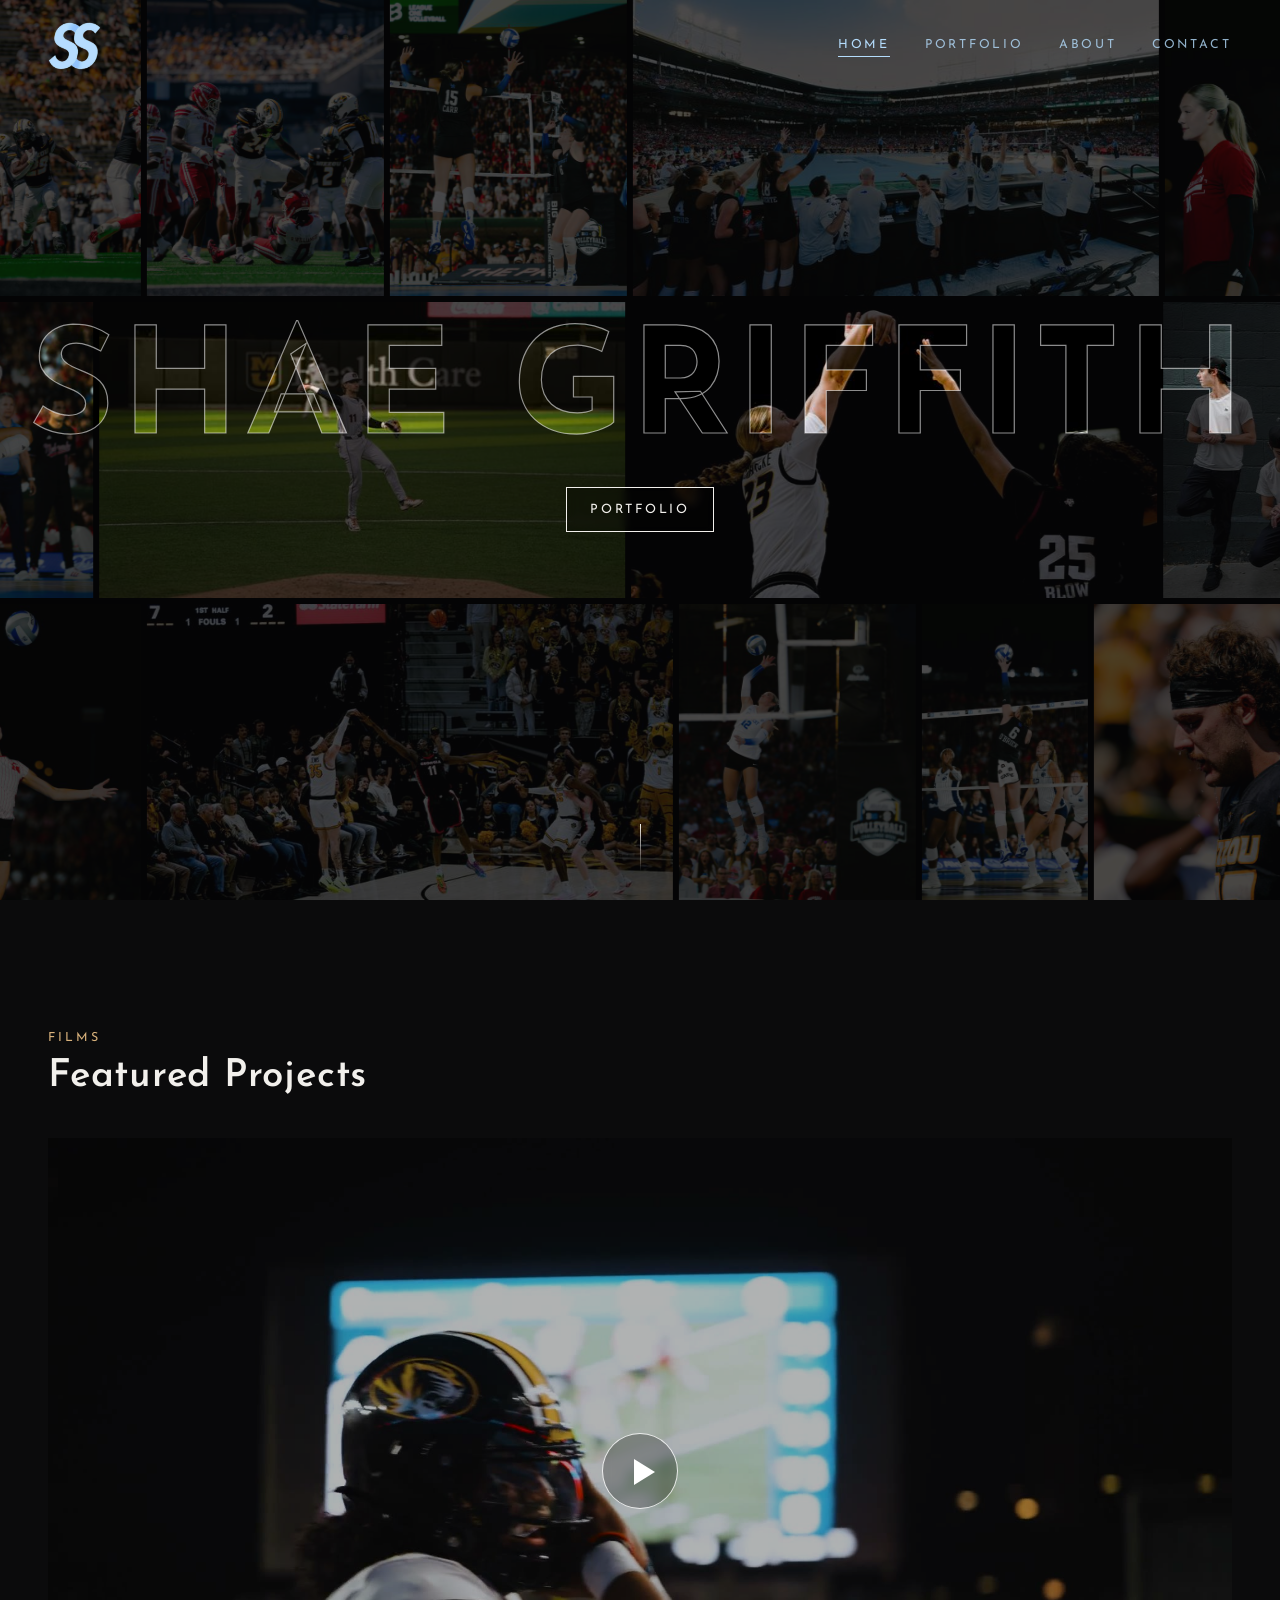
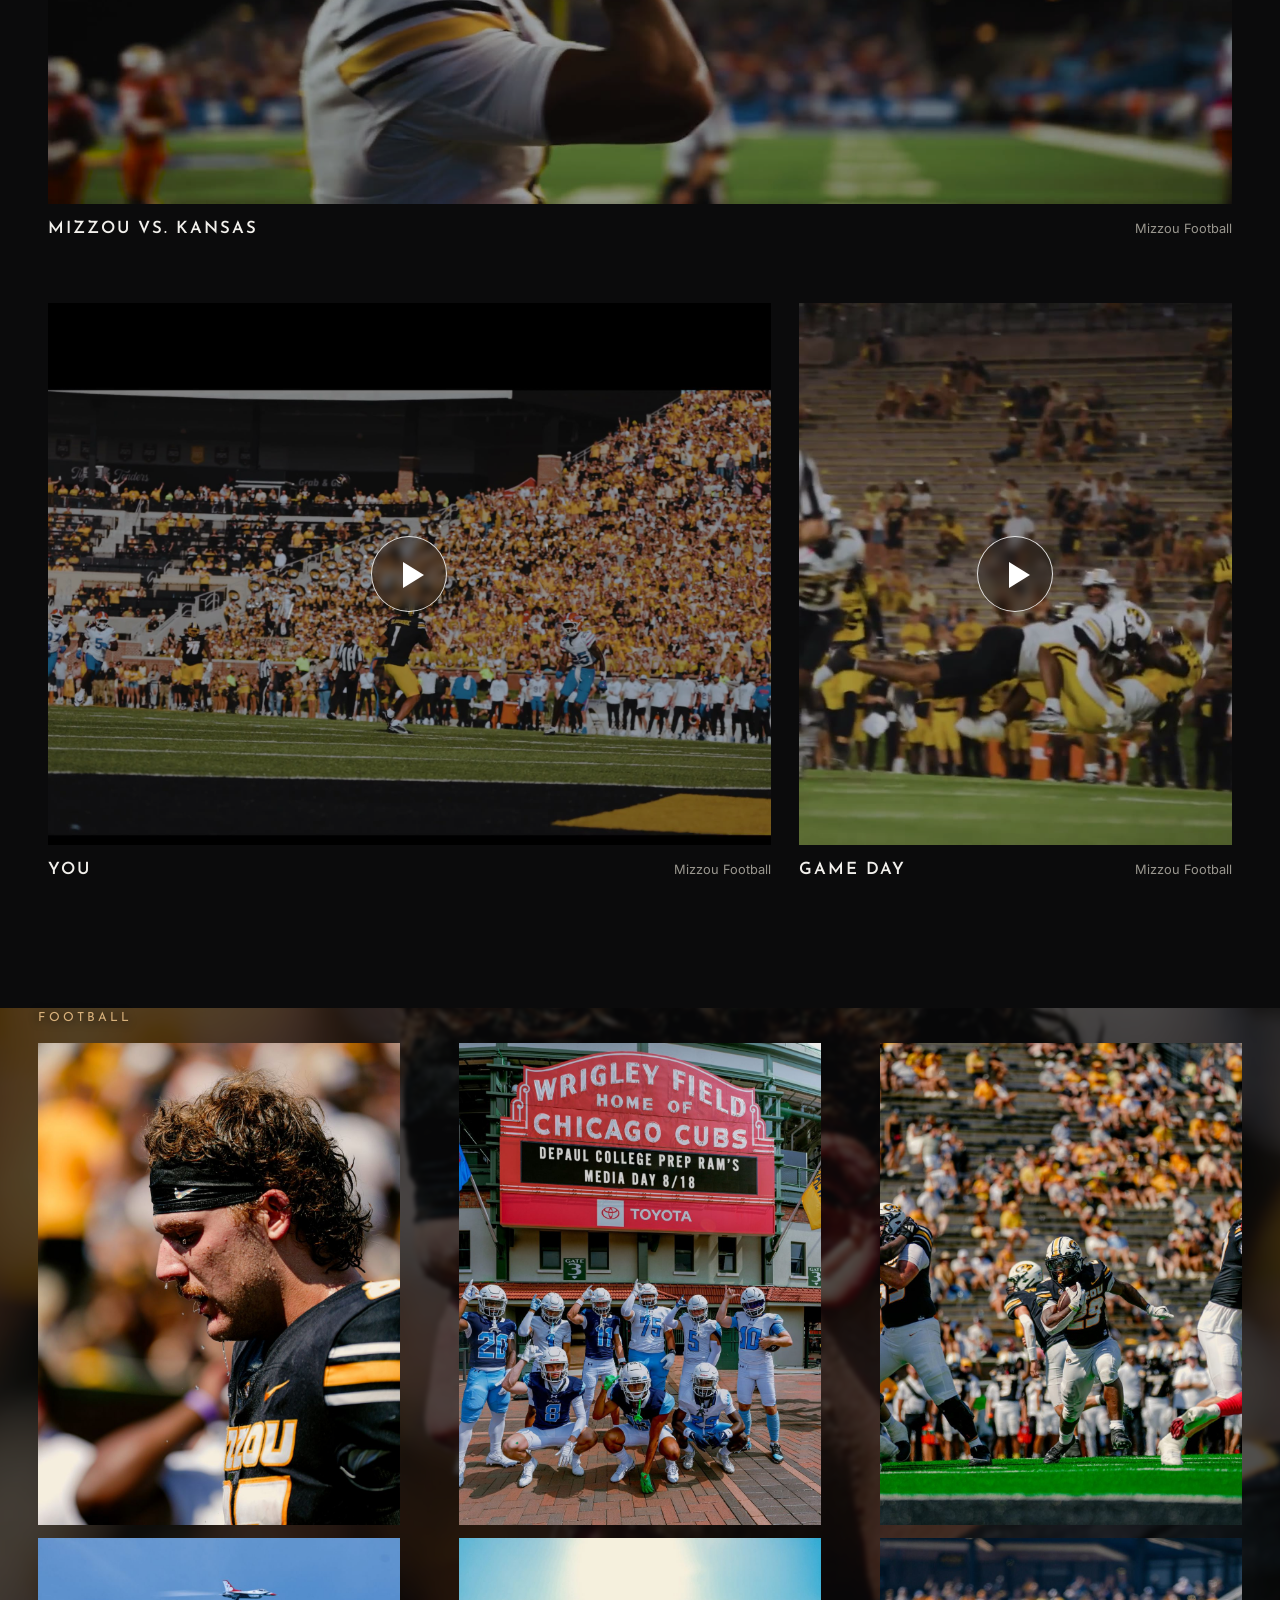
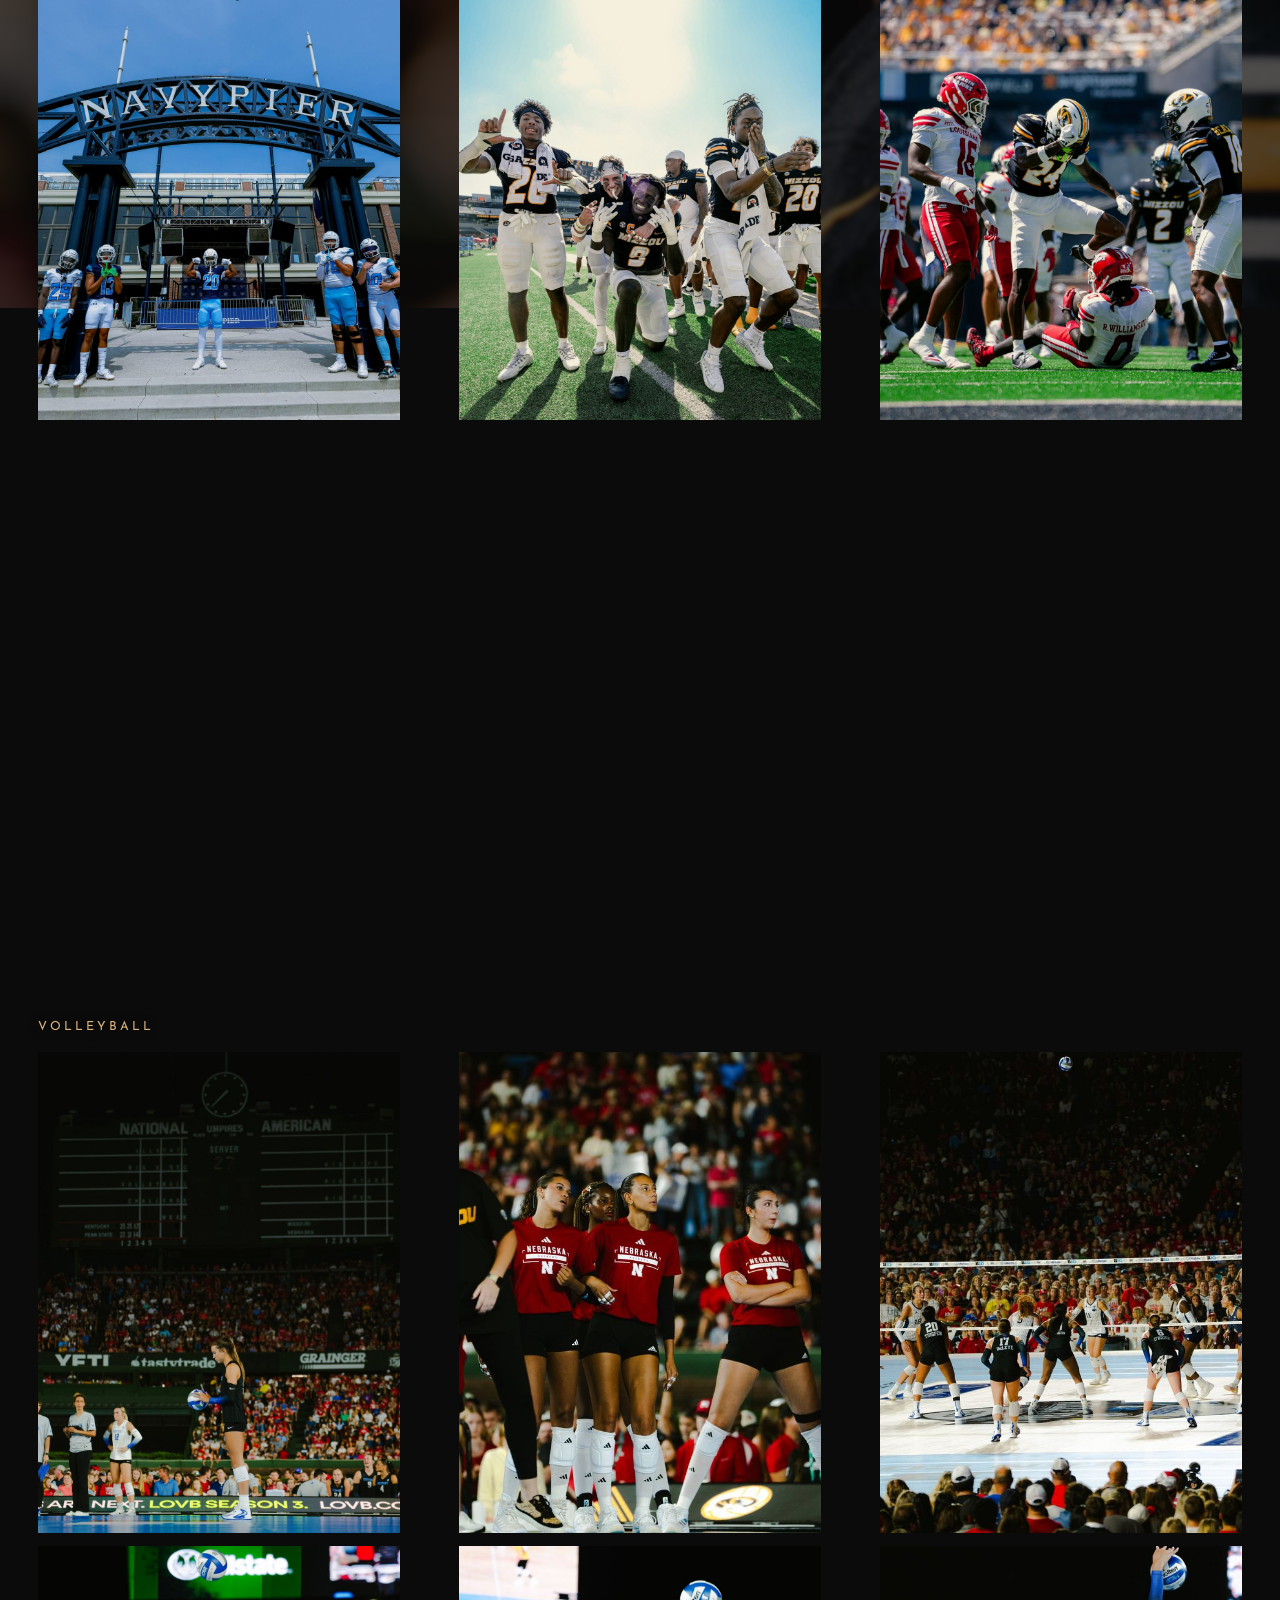
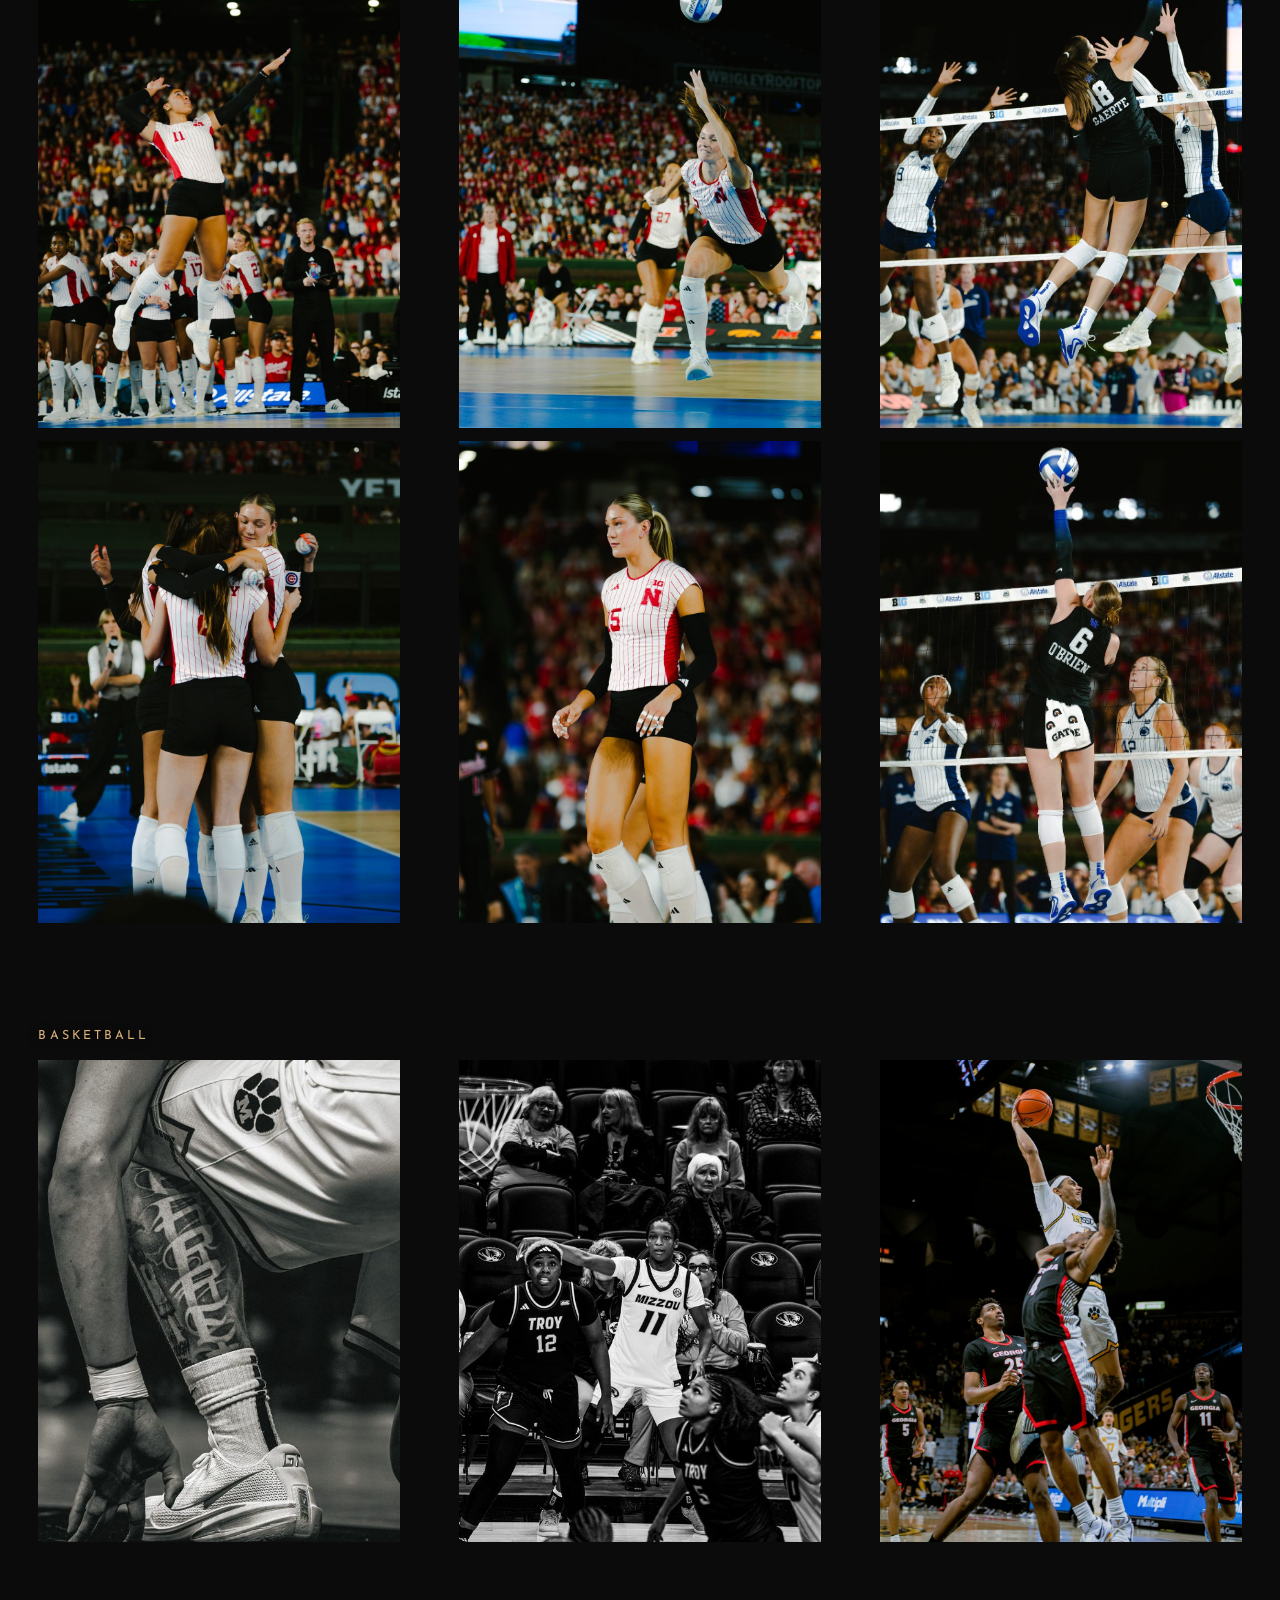
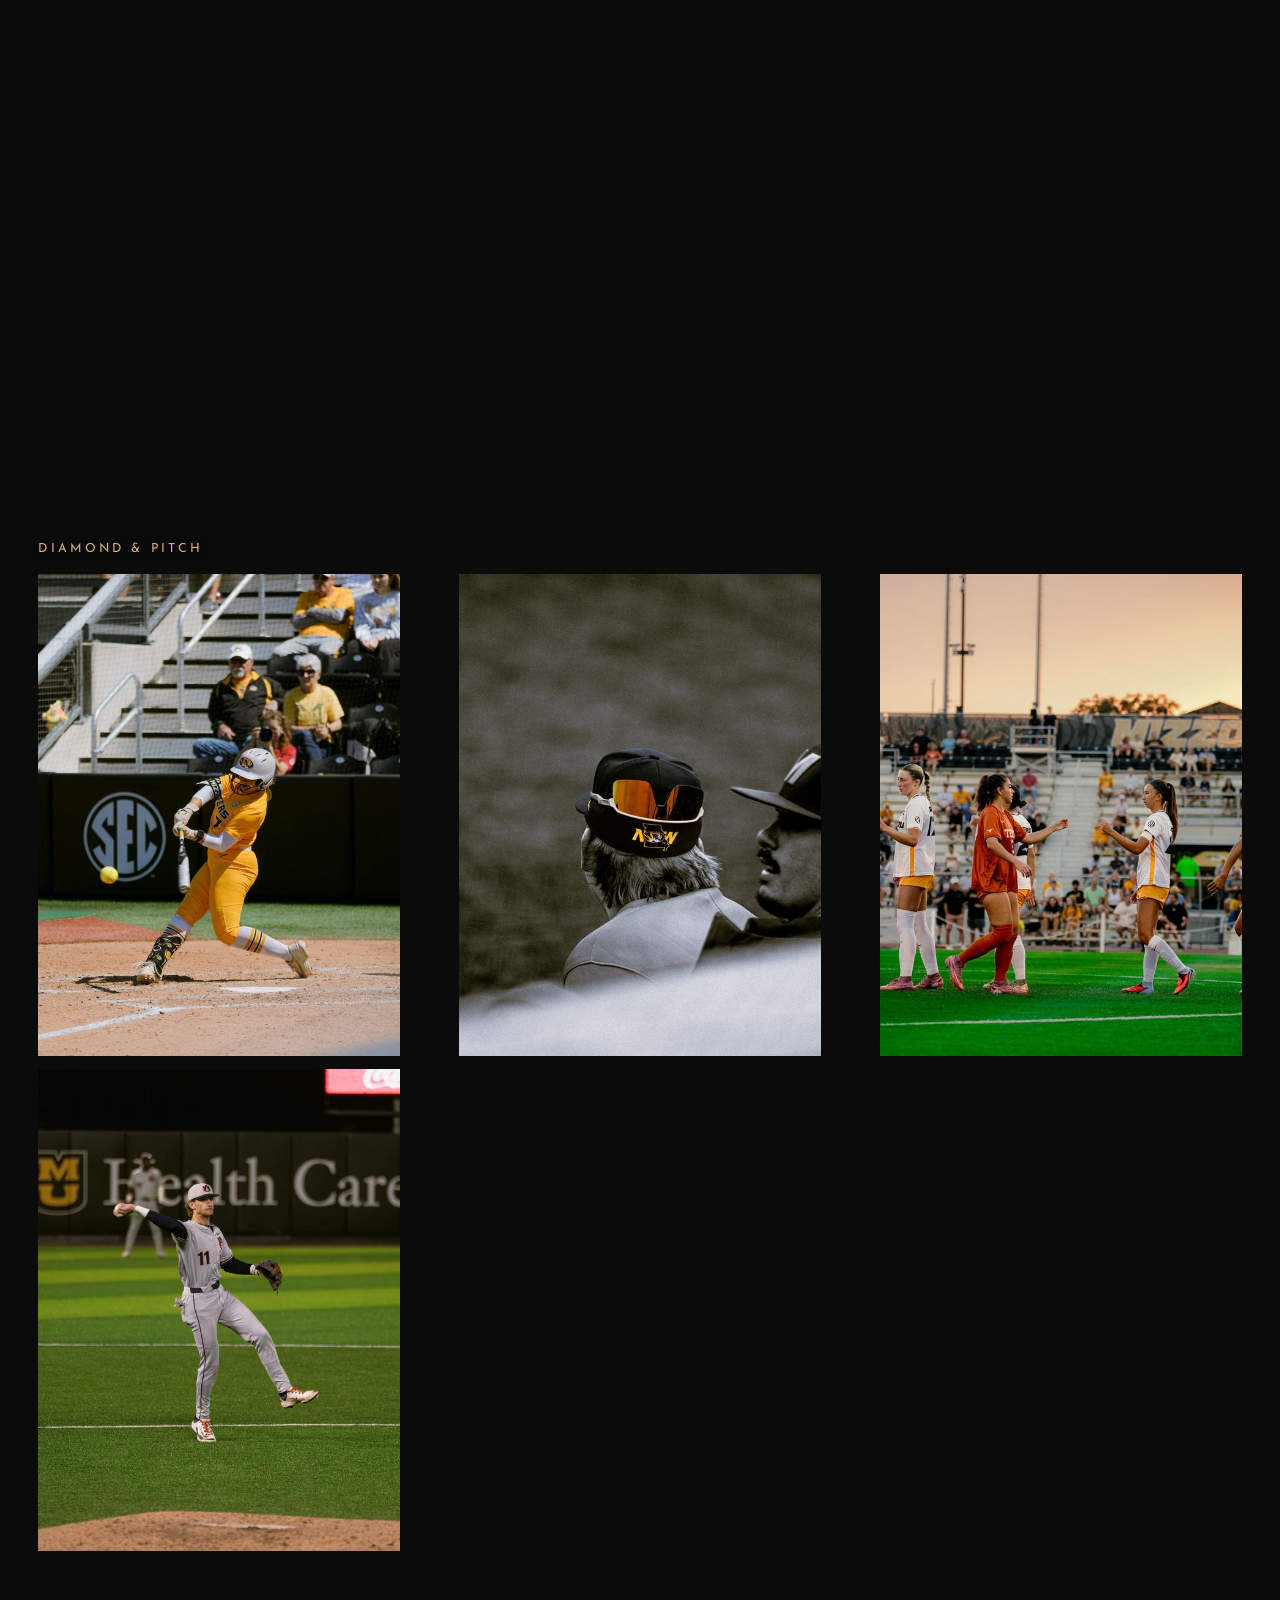
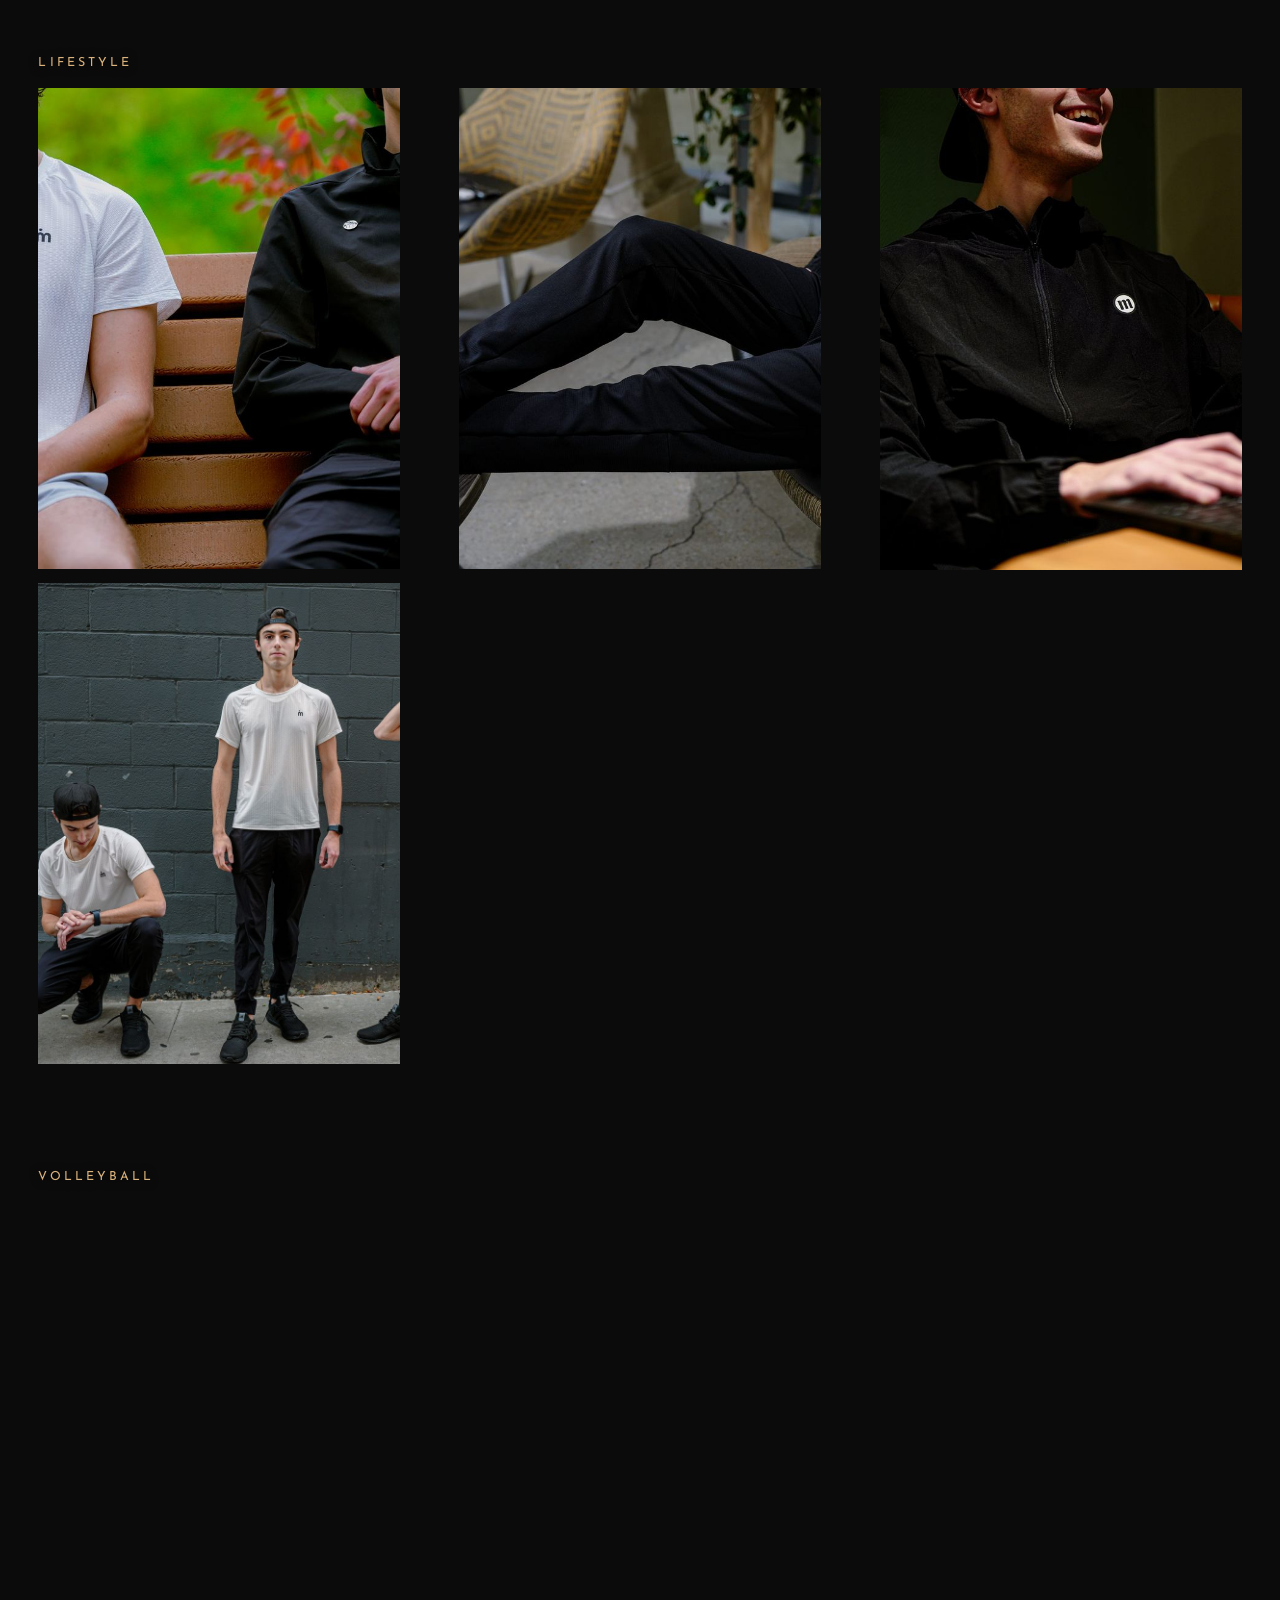
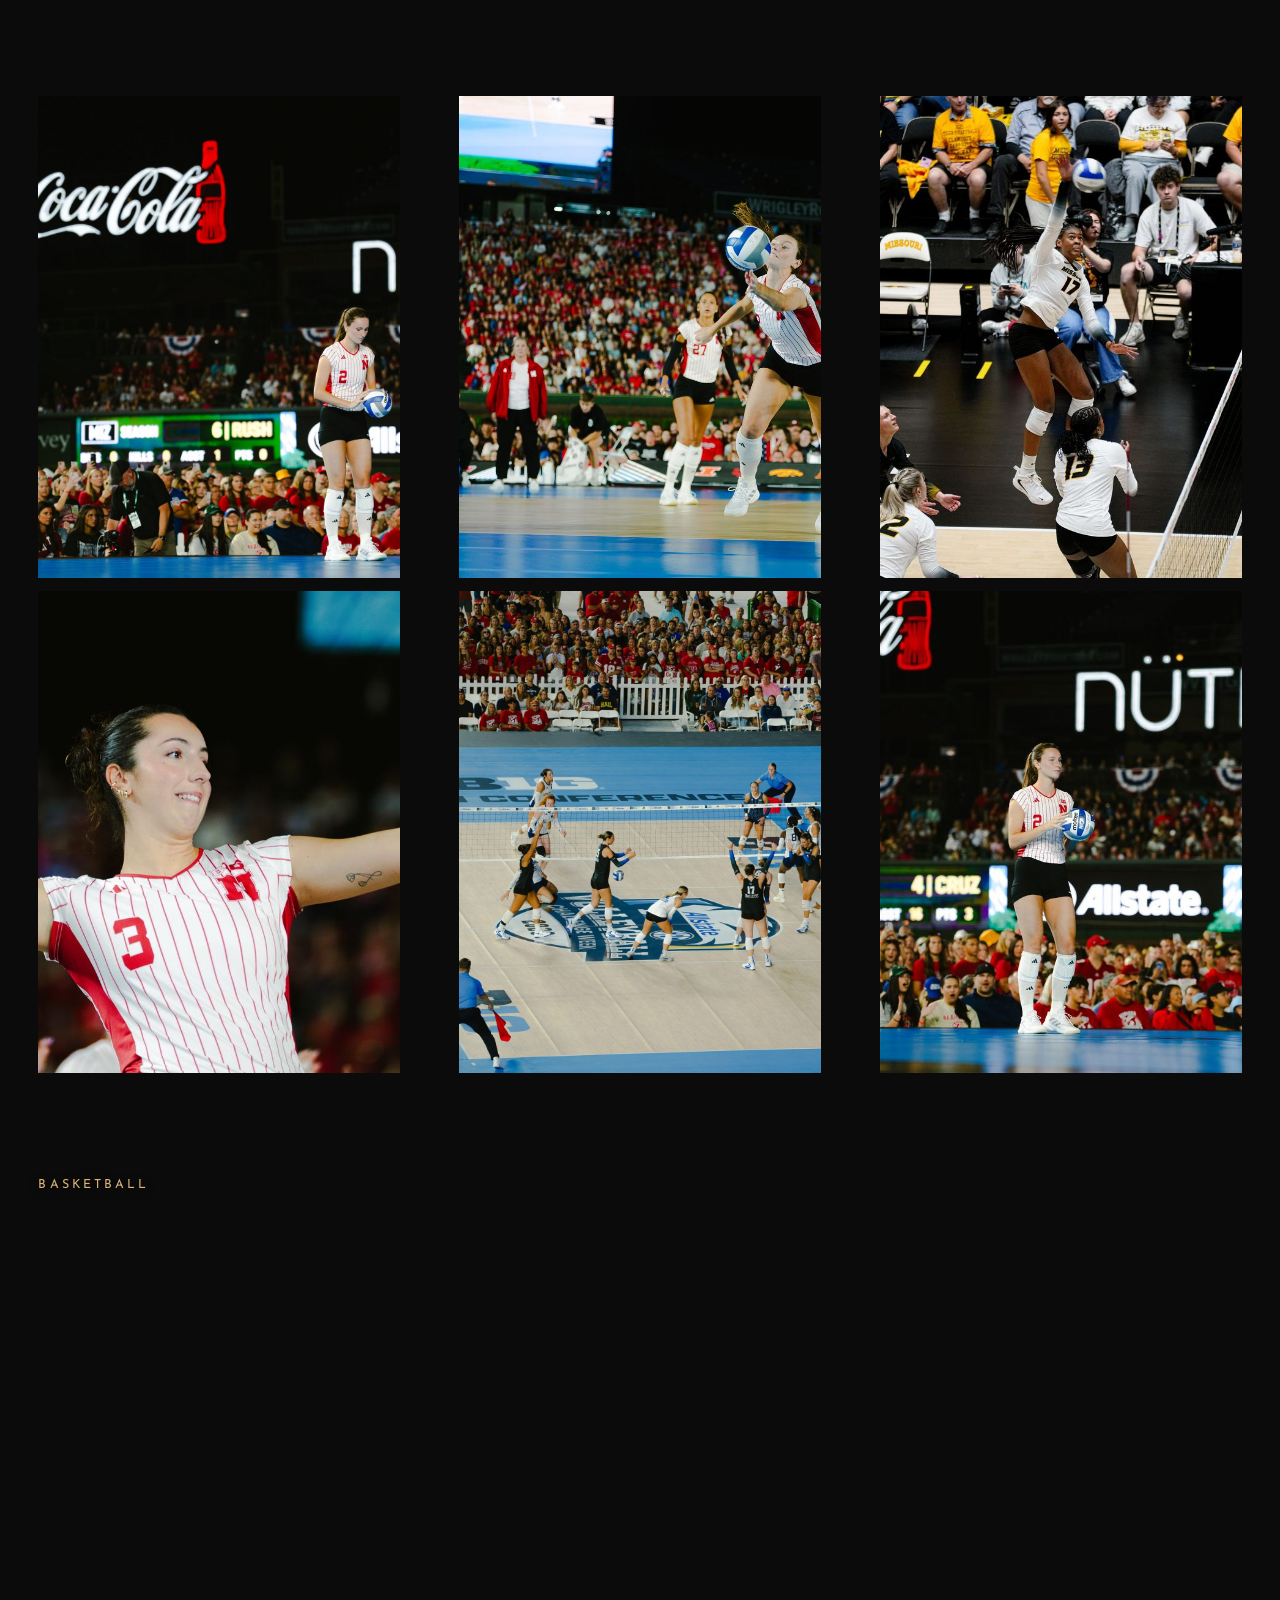
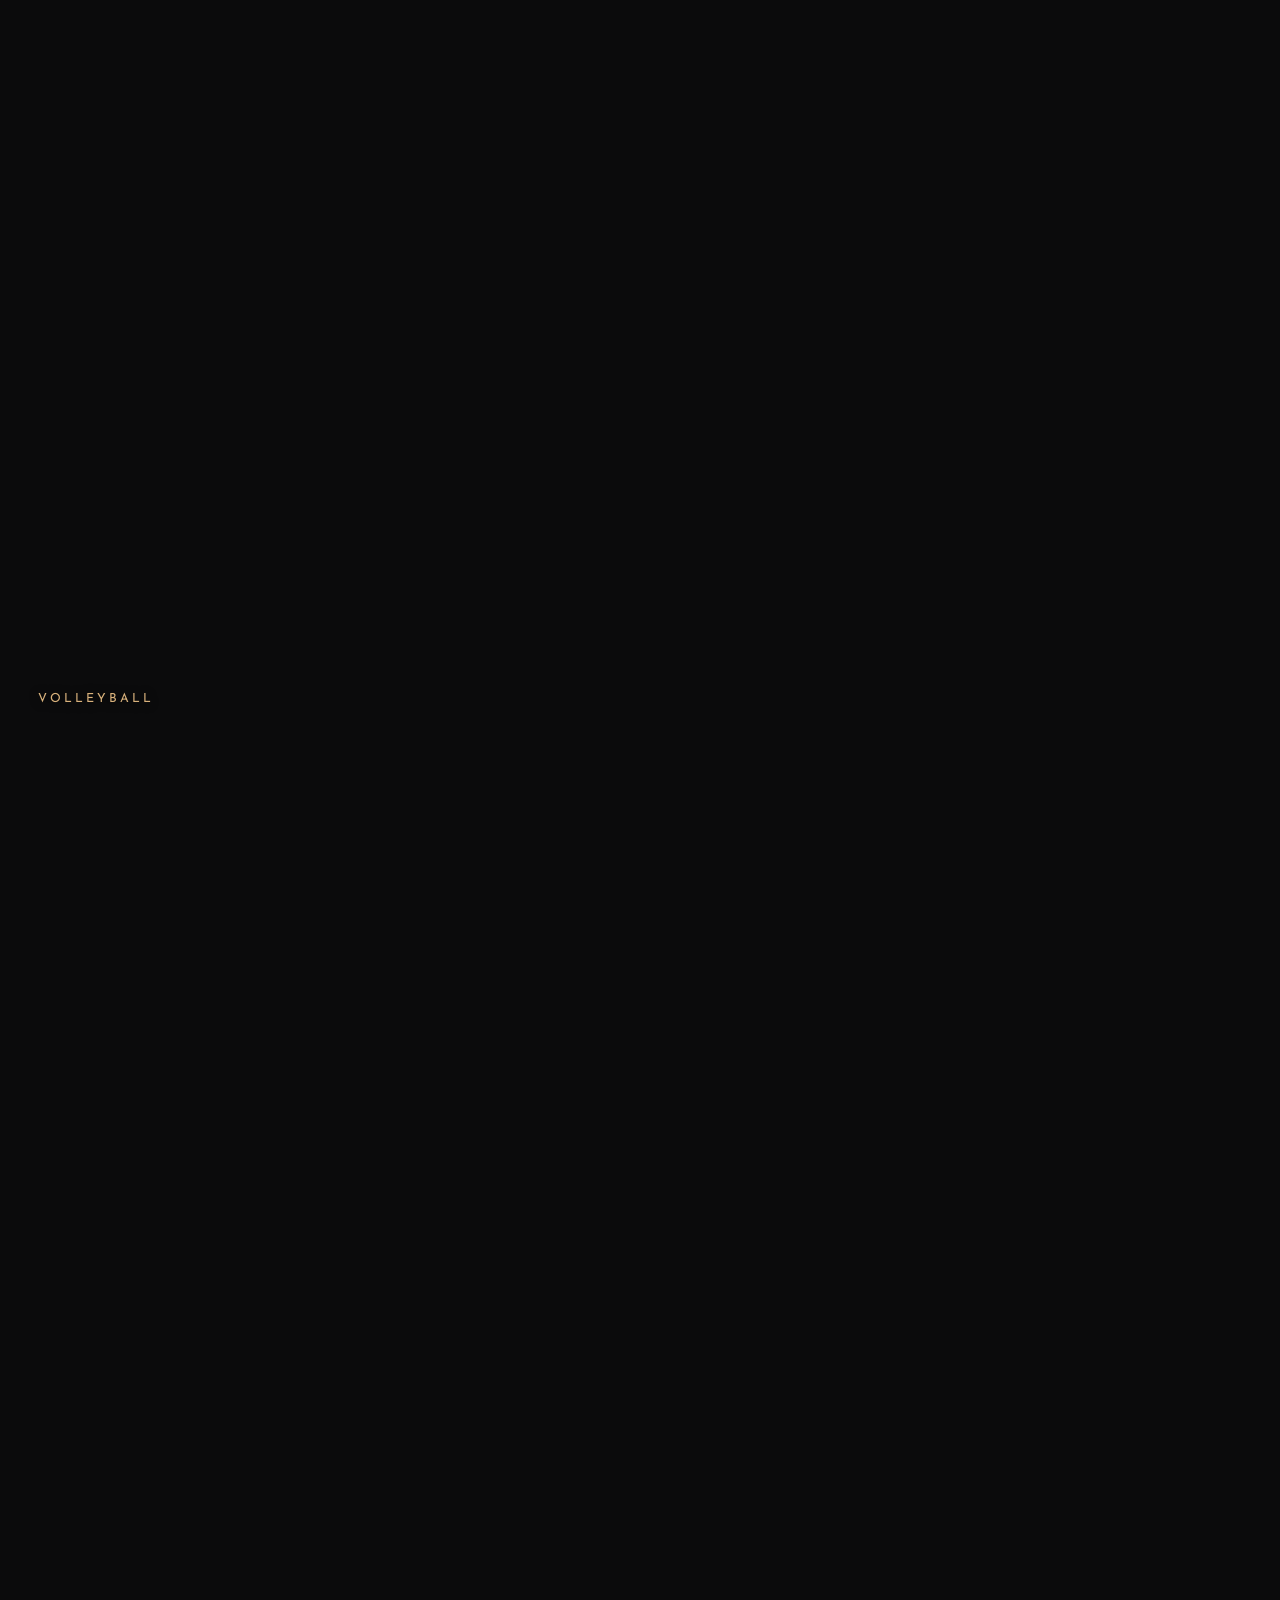
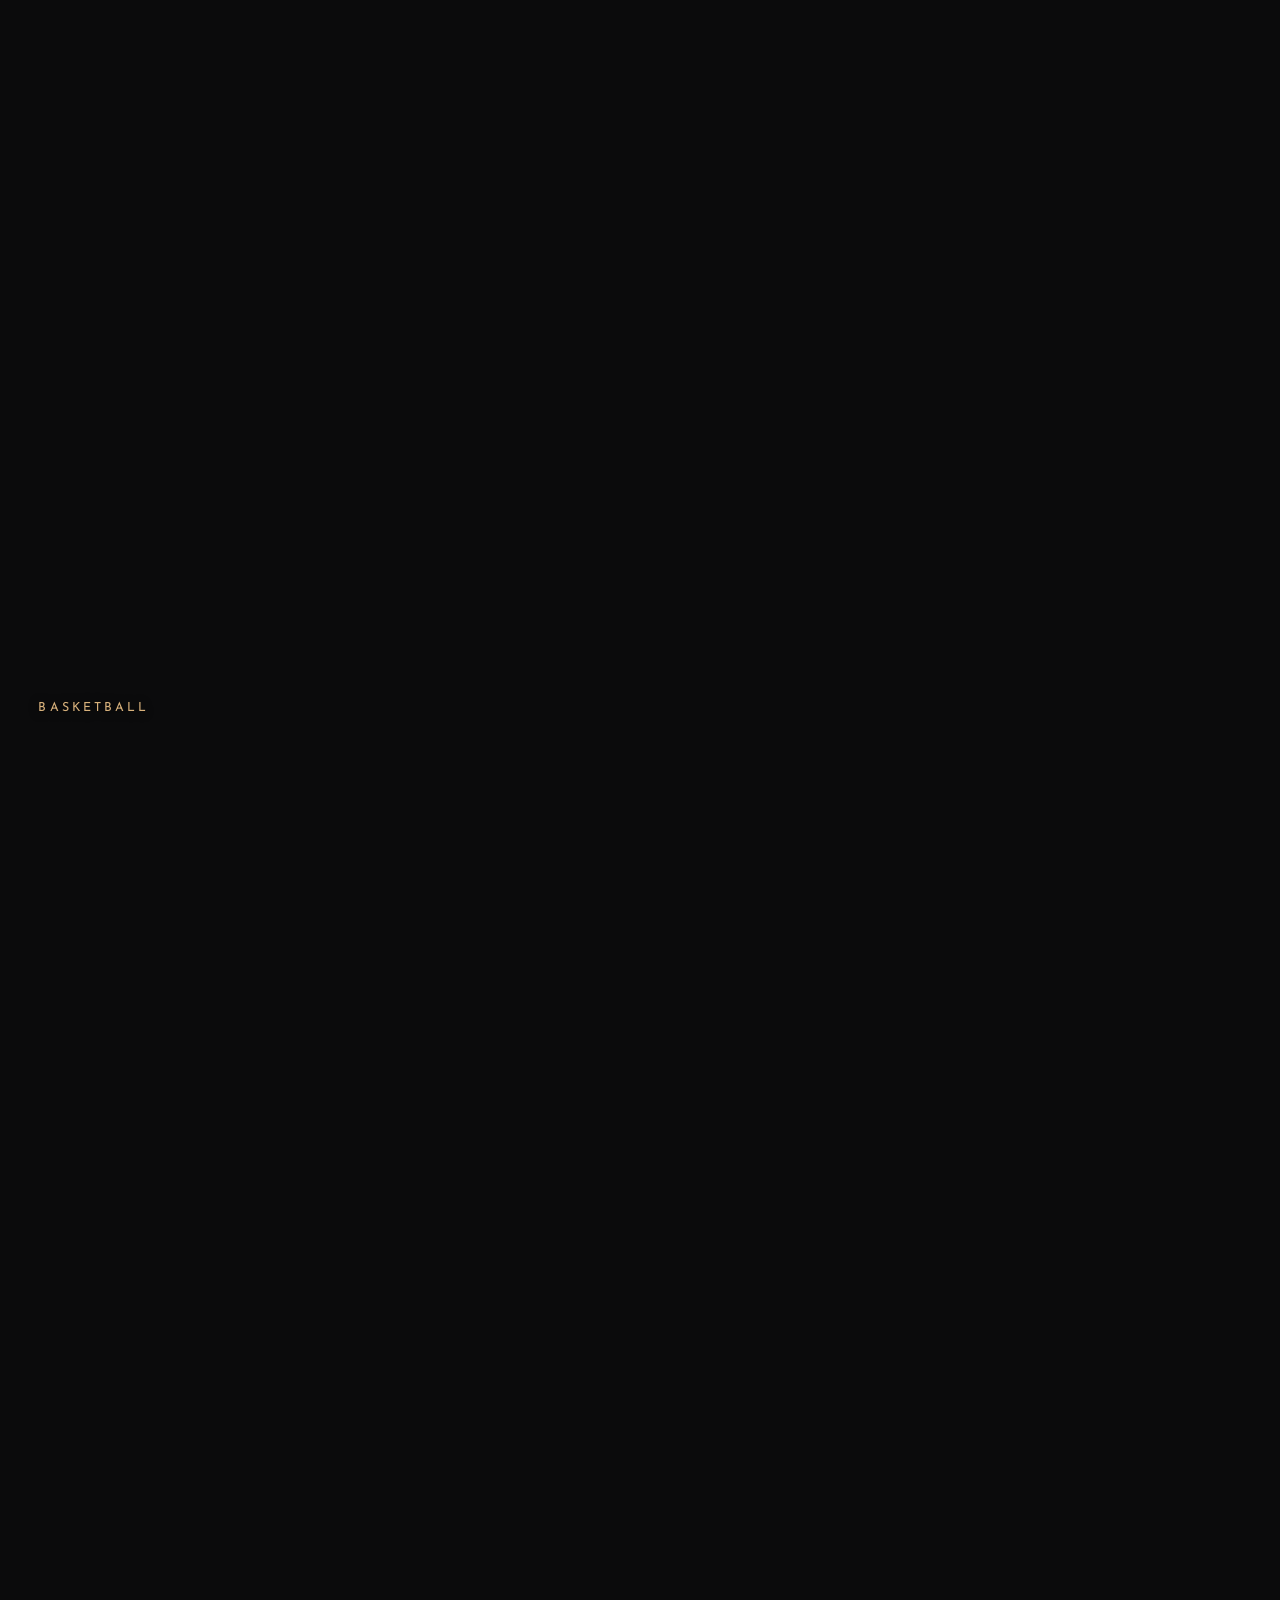
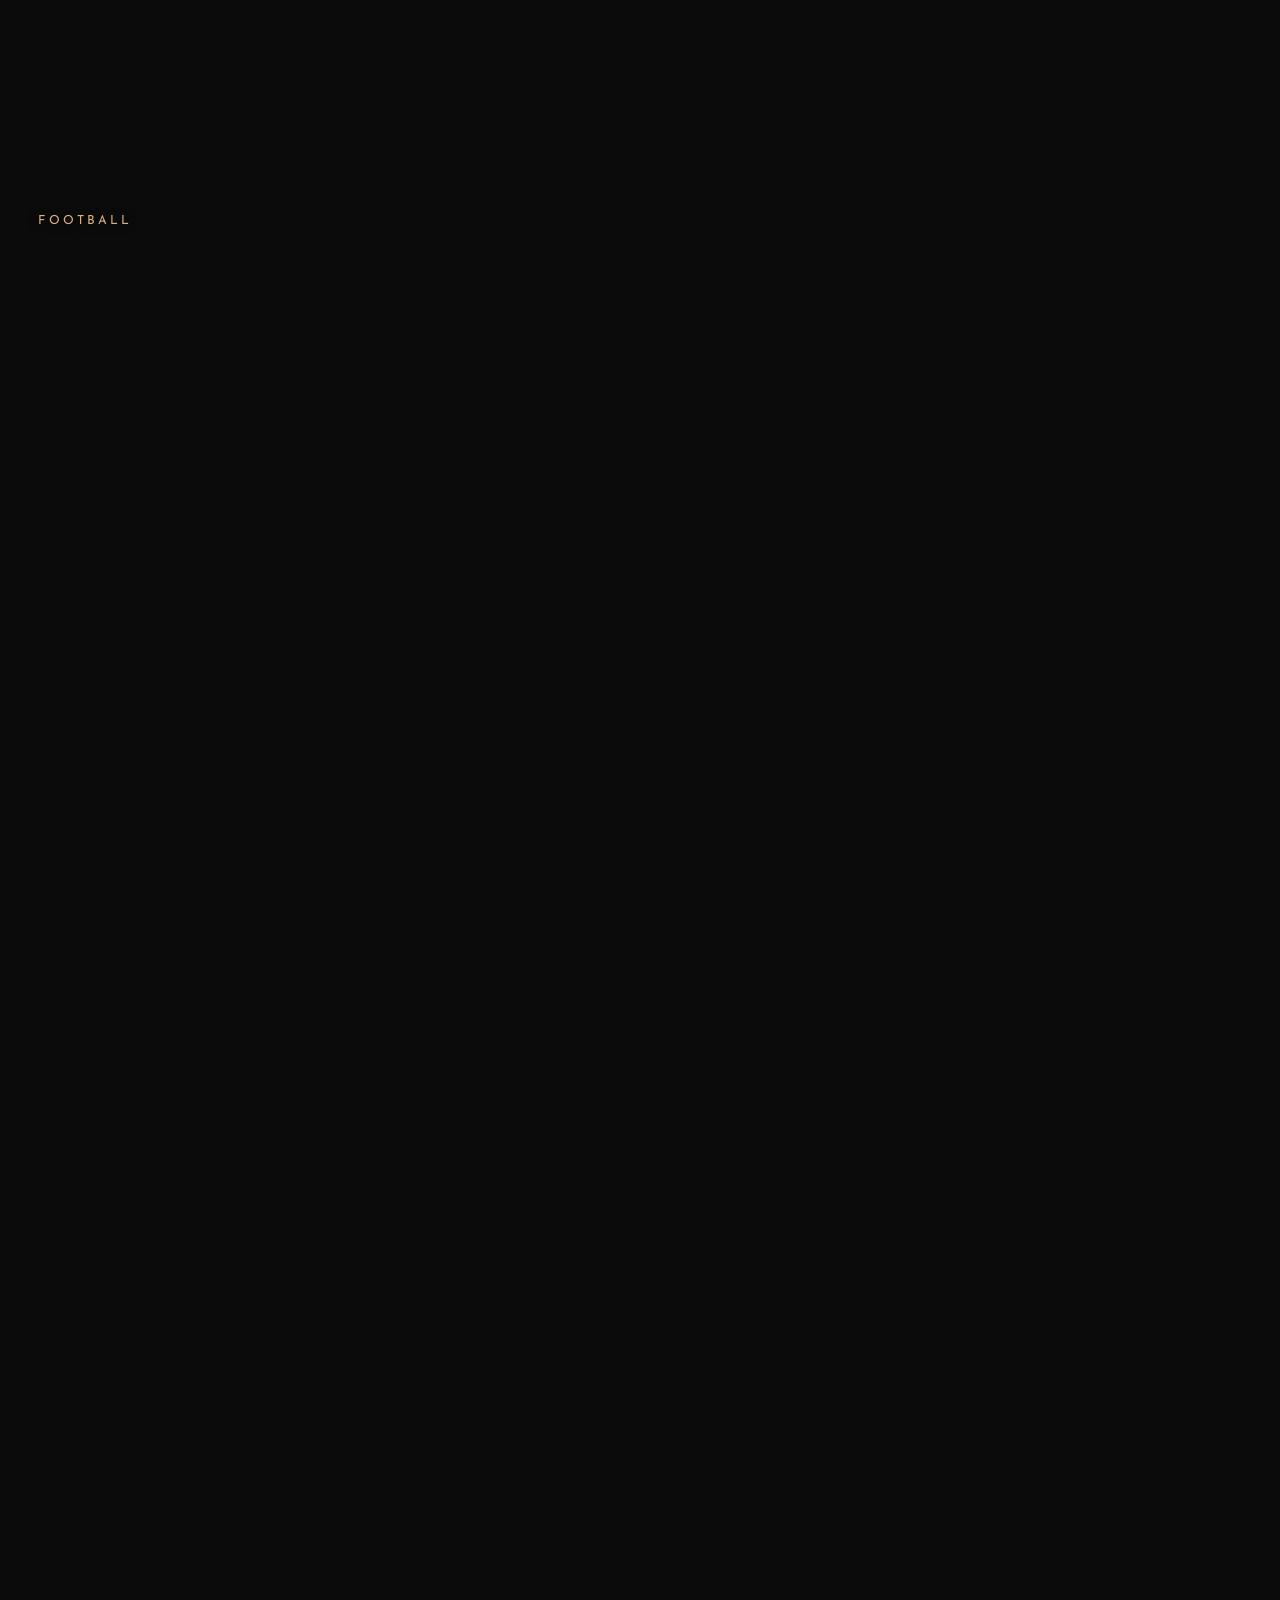
<file: index.html>
<!doctype html>
<html lang="en">
<head>
  <meta charset="utf-8">
  <meta name="viewport" content="width=device-width, initial-scale=1">
  <title>{name}</title>
  <meta name="description" content="Photography and film portfolio."><!-- TODO: real description -->
  <link rel="preconnect" href="https://fonts.googleapis.com">
  <link rel="preconnect" href="https://fonts.gstatic.com" crossorigin>
  <link href="https://fonts.googleapis.com/css2?family=Inter:wght@400;500&family=Josefin+Sans:wght@400;600;700&display=swap" rel="stylesheet">
  <link rel="stylesheet" href="assets/css/style.css">
</head>
<body data-page="home">
  <main>
    <!-- Hero: full-screen wall of sliding photo rows, name cut out of a dark veil -->
    <section class="reel-hero" id="reel-hero">
      <div class="reel-stage" id="reel"></div>
      <svg class="reel-veil" id="reel-veil" aria-hidden="true"></svg>
      <div class="reel-text">
        <h1 class="visually-hidden" id="hero-name"></h1>
        <a class="btn hero-btn" href="#portfolio">Portfolio</a>
      </div>
      <a class="scroll-cue" href="#featured" aria-label="Scroll to featured projects"></a>
    </section>

    <!-- Films: Odyssey full width on top, the other two paired beneath (triangle) -->
    <section class="section" id="featured">
      <div class="container">
        <div class="section-head reveal">
          <div><p class="eyebrow">Films</p><h2>Featured Projects</h2></div>
        </div>
        <div class="featured-grid featured-triangle" id="featured-grid"></div>
      </div>
    </section>

    <!-- Portfolio: endless scroll of every photo, mixed so no shoot clumps together -->
    <section class="feed-section" id="portfolio" aria-label="Portfolio">
      <div class="feed-groups" id="feed"></div>
      <div class="feed-sentinel" id="feed-sentinel" aria-hidden="true"></div>
    </section>
  </main>
  <script src="assets/js/site-data.js"></script>
  <script src="assets/js/main.js"></script>
</body>
</html>
</file>
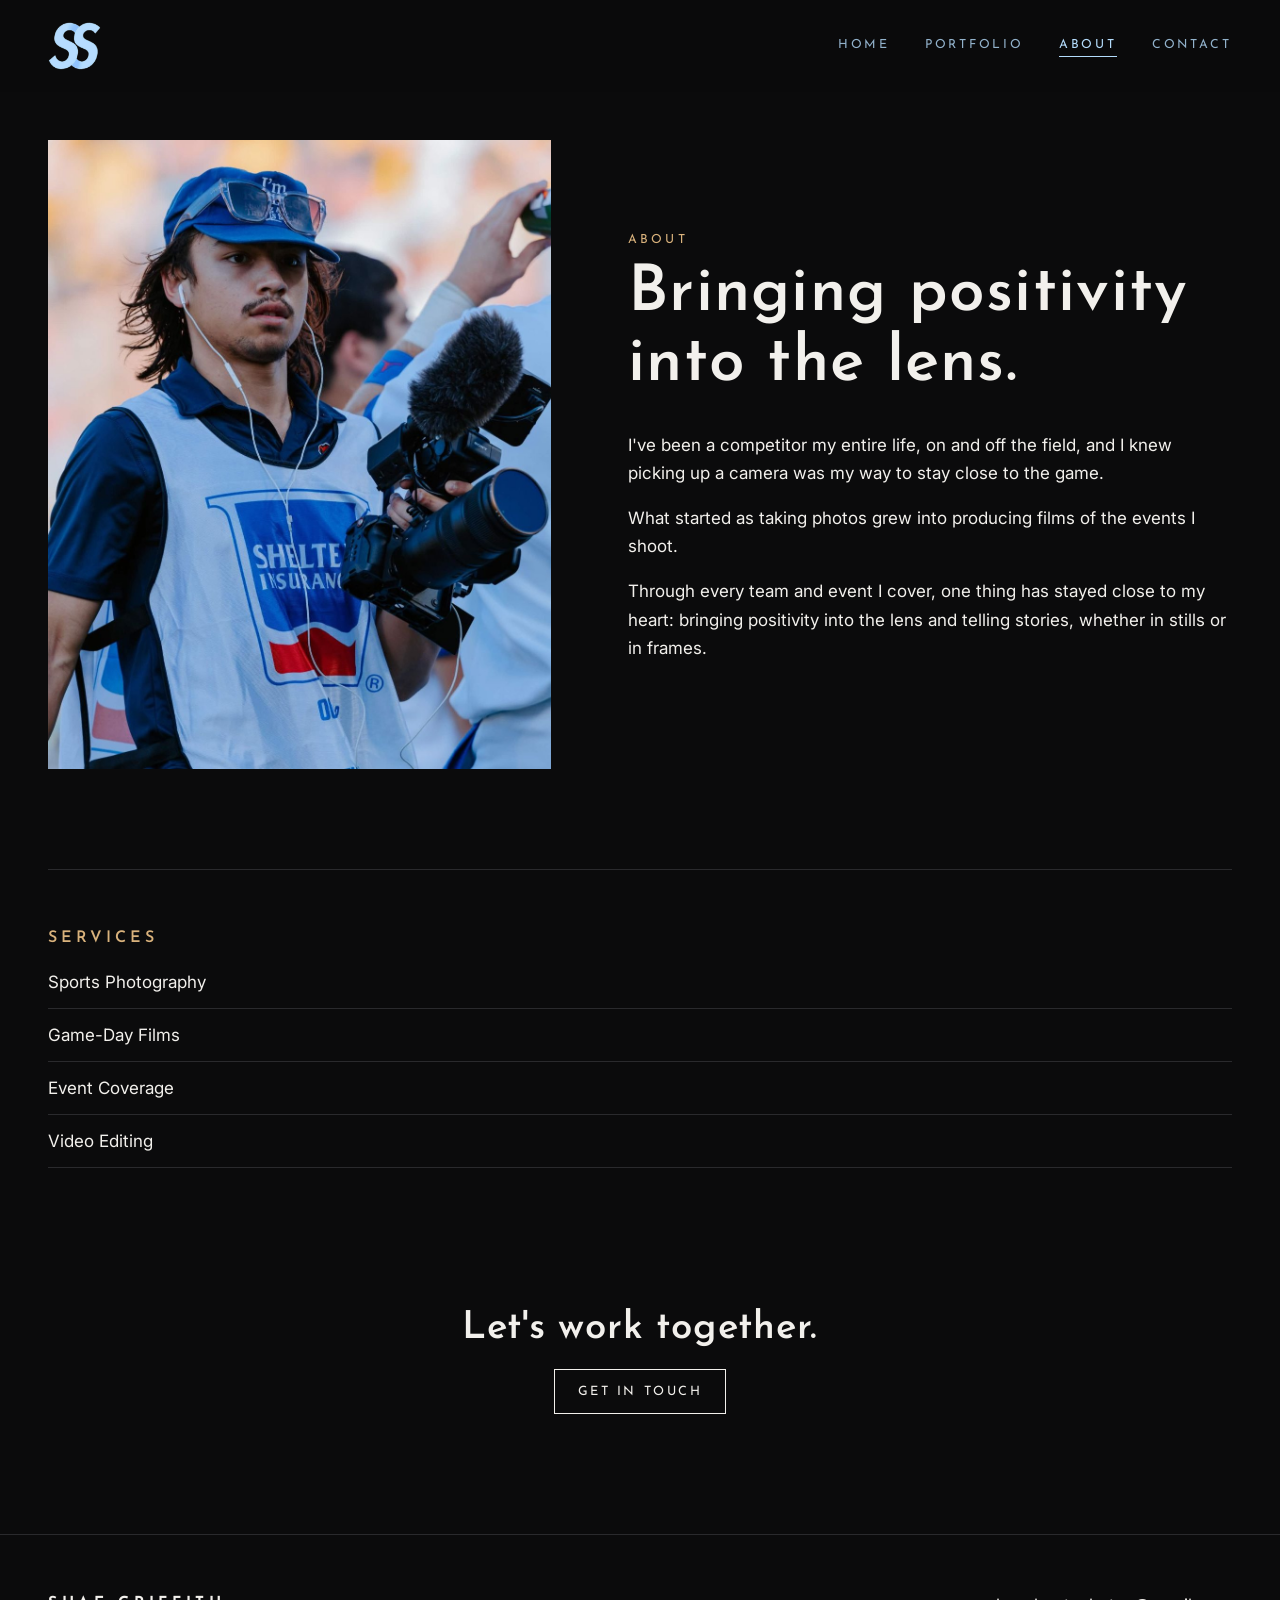
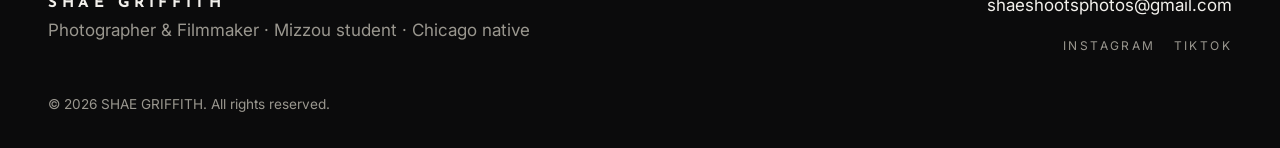
<file: about.html>
<!doctype html>
<html lang="en">
<head>
  <meta charset="utf-8">
  <meta name="viewport" content="width=device-width, initial-scale=1">
  <title>About | {name}</title>
  <meta name="description" content="Photography and film portfolio."><!-- TODO: real description -->
  <link rel="preconnect" href="https://fonts.googleapis.com">
  <link rel="preconnect" href="https://fonts.gstatic.com" crossorigin>
  <link href="https://fonts.googleapis.com/css2?family=Inter:wght@400;500&family=Josefin+Sans:wght@400;600;700&display=swap" rel="stylesheet">
  <link rel="stylesheet" href="assets/css/style.css">
</head>
<body data-page="about">
  <main class="container page-top" id="about"></main>
  <script src="assets/js/site-data.js"></script>
  <script src="assets/js/main.js"></script>
</body>
</html>
</file>
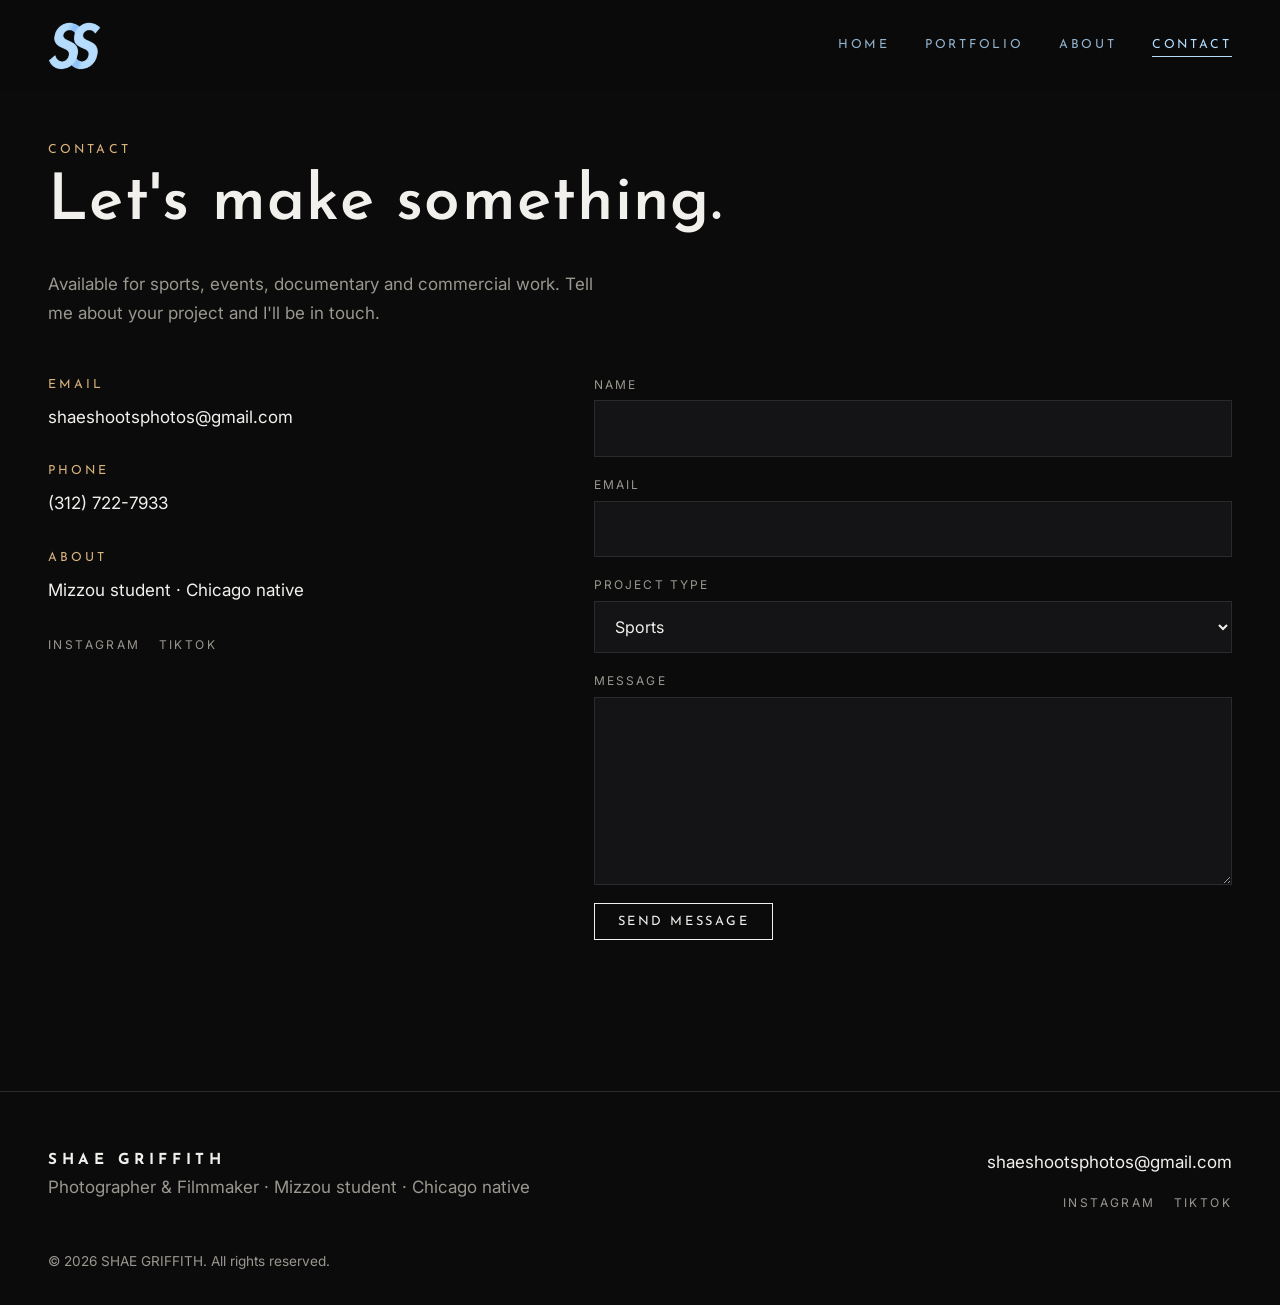
<file: contact.html>
<!doctype html>
<html lang="en">
<head>
  <meta charset="utf-8">
  <meta name="viewport" content="width=device-width, initial-scale=1">
  <title>Contact | {name}</title>
  <meta name="description" content="Photography and film portfolio."><!-- TODO: real description -->
  <link rel="preconnect" href="https://fonts.googleapis.com">
  <link rel="preconnect" href="https://fonts.gstatic.com" crossorigin>
  <link href="https://fonts.googleapis.com/css2?family=Inter:wght@400;500&family=Josefin+Sans:wght@400;600;700&display=swap" rel="stylesheet">
  <link rel="stylesheet" href="assets/css/style.css">
</head>
<body data-page="contact">
  <main class="container page-top">
    <p class="eyebrow reveal">Contact</p>
    <h1 class="reveal">Let's make something.</h1>
    <p class="muted reveal" style="max-width:560px;margin-bottom:3rem">Available for sports, events, documentary and commercial work. Tell me about your project and I'll be in touch.</p>
    <div class="contact-grid">
      <div id="contact-details" class="reveal"></div>
      <form class="contact-form reveal" id="contact-form">
        <label>Name <input name="name" required autocomplete="name"></label>
        <label>Email <input name="email" type="email" required autocomplete="email"></label>
        <label>Project type
          <select name="subject">
            <option>Sports</option><option>Event</option><option>Documentary / Film</option><option>Portraits</option><option>Other</option>
          </select>
        </label>
        <label>Message <textarea name="message" rows="6" required></textarea></label>
        <button class="btn" type="submit">Send message</button>
        <p id="form-status" class="muted small" role="status"></p>
      </form>
    </div>
  </main>
  <script src="assets/js/site-data.js"></script>
  <script src="assets/js/main.js"></script>
</body>
</html>
</file>
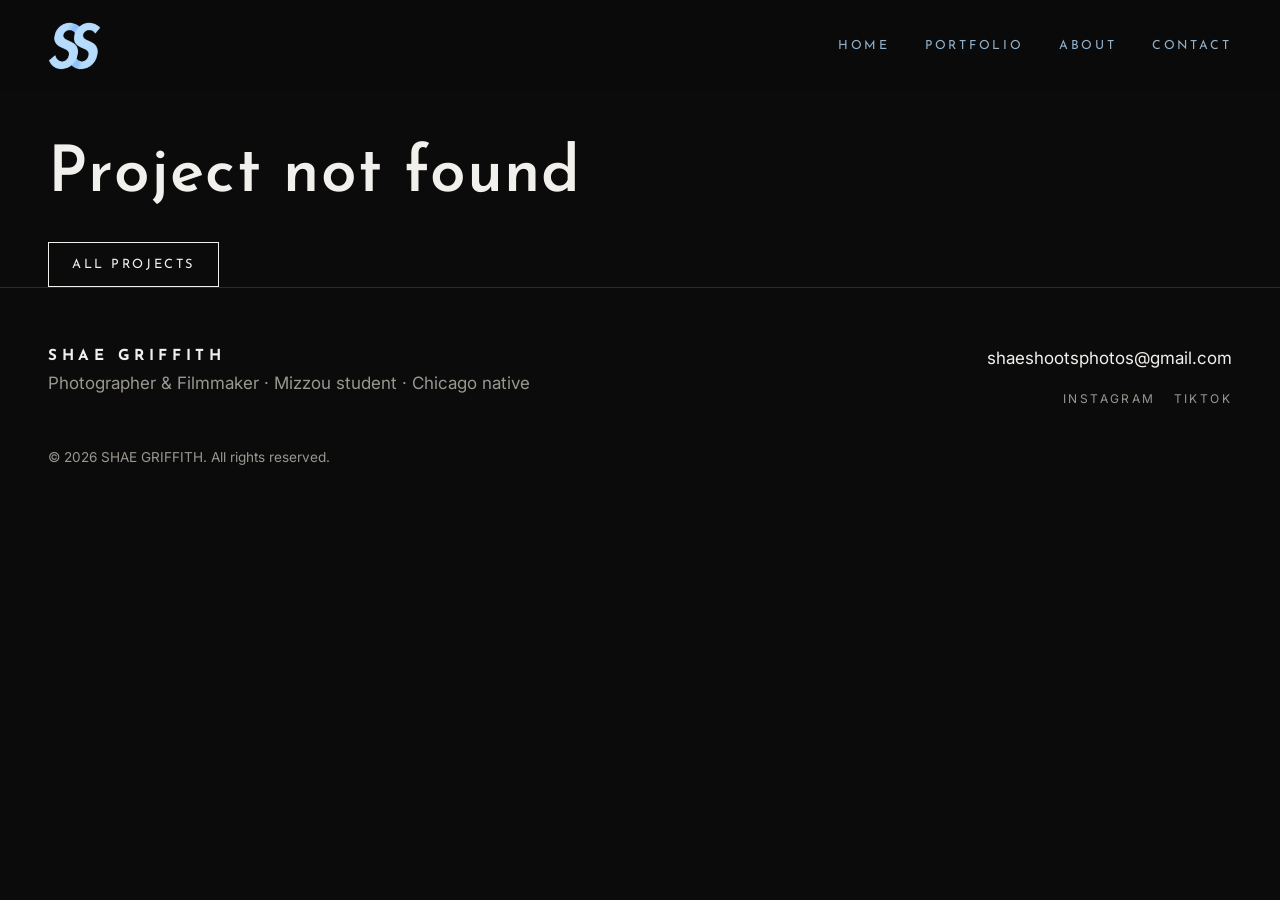
<file: project.html>
<!doctype html>
<html lang="en">
<head>
  <meta charset="utf-8">
  <meta name="viewport" content="width=device-width, initial-scale=1">
  <title>Project</title>
  <meta name="description" content="Photography and film portfolio."><!-- TODO: real description -->
  <link rel="preconnect" href="https://fonts.googleapis.com">
  <link rel="preconnect" href="https://fonts.gstatic.com" crossorigin>
  <link href="https://fonts.googleapis.com/css2?family=Inter:wght@400;500&family=Josefin+Sans:wght@400;600;700&display=swap" rel="stylesheet">
  <link rel="stylesheet" href="assets/css/style.css">
</head>
<body data-page="project">
  <main id="project"></main>
  <script src="assets/js/site-data.js"></script>
  <script src="assets/js/main.js"></script>
</body>
</html>
</file>
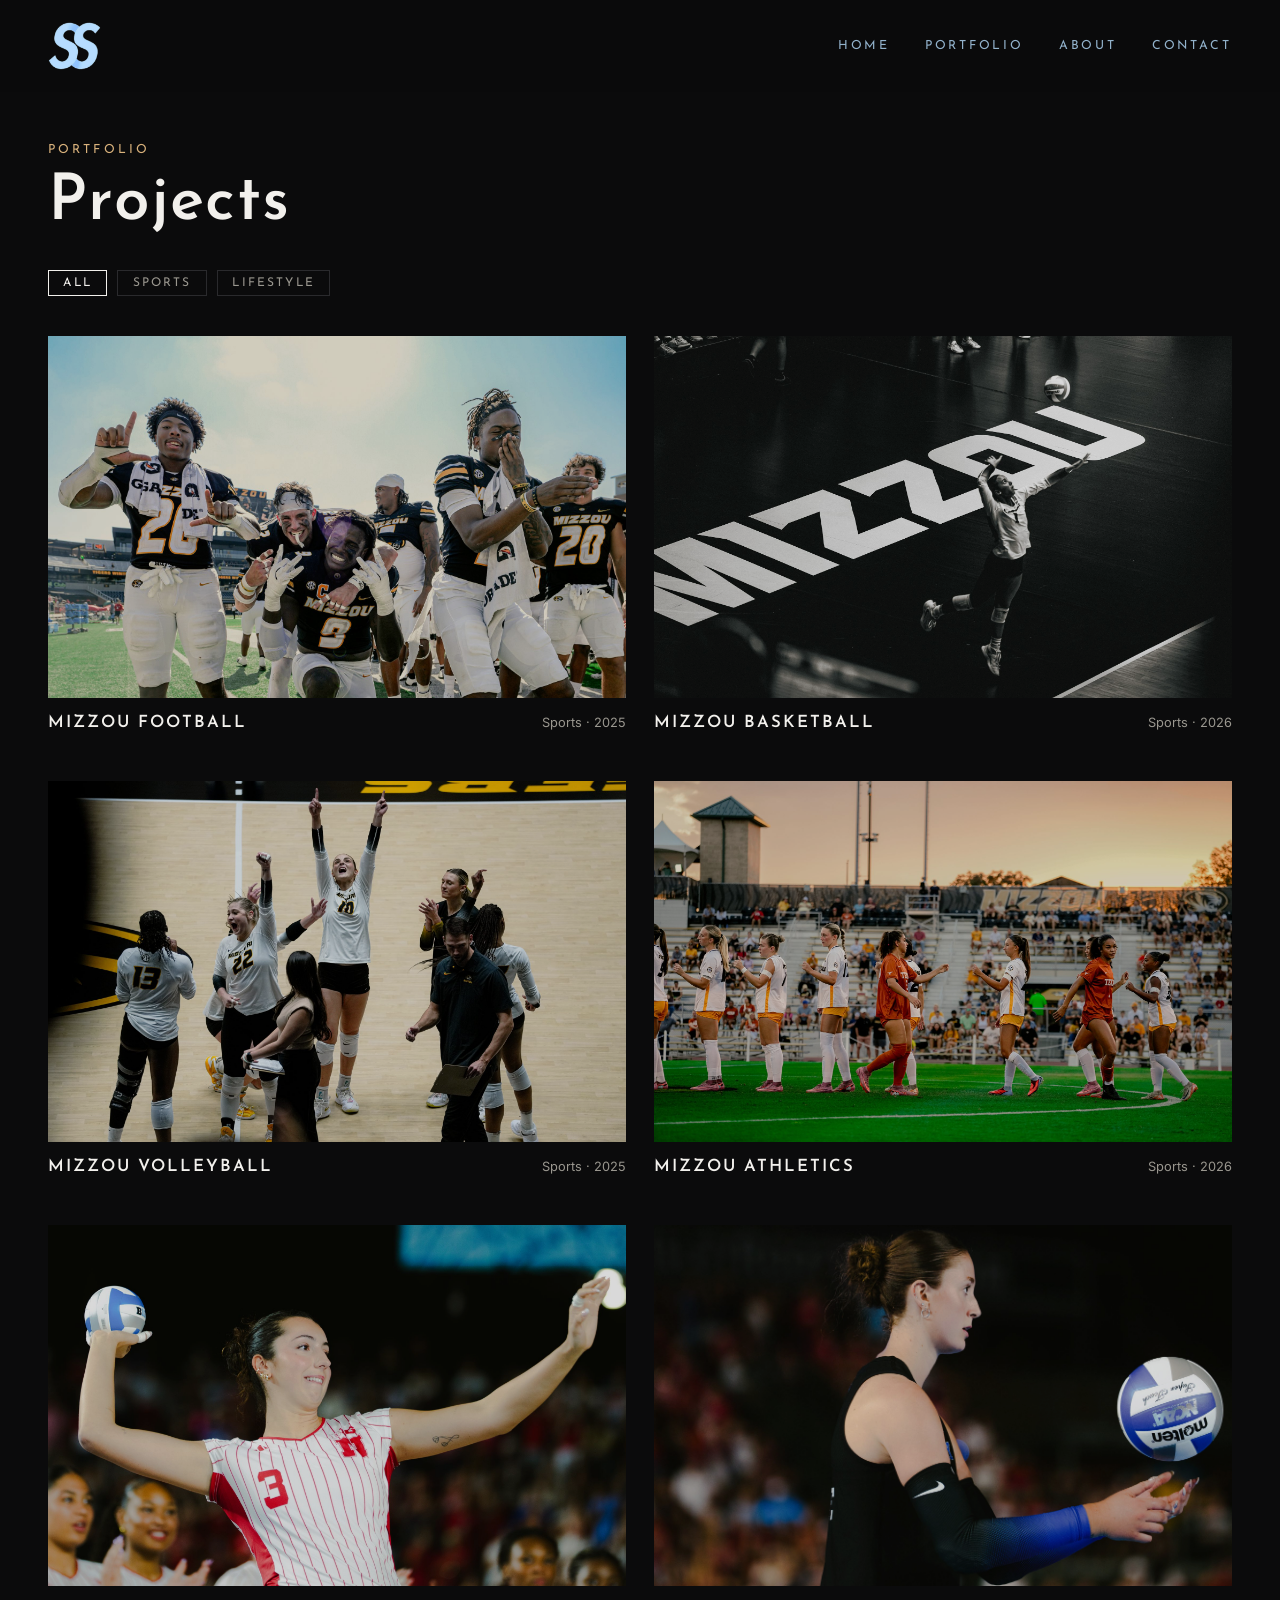
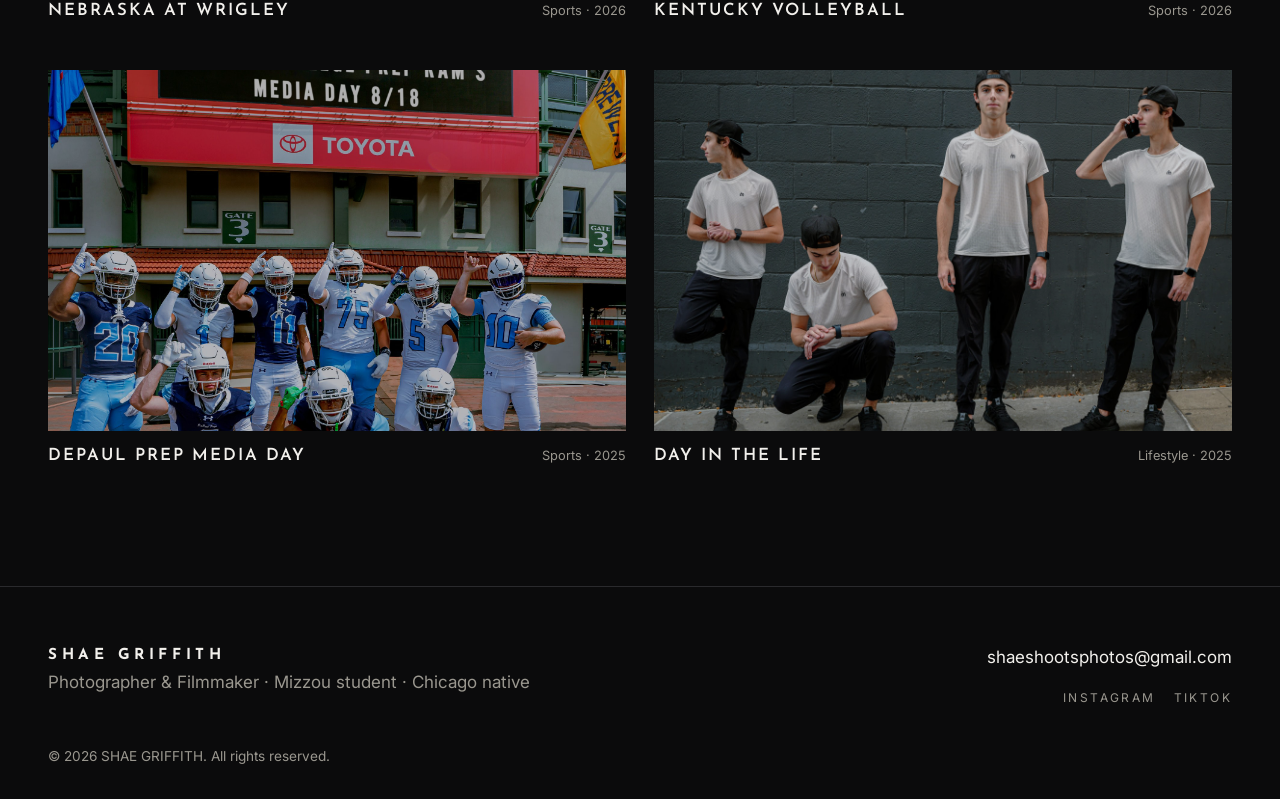
<file: projects.html>
<!doctype html>
<html lang="en">
<head>
  <meta charset="utf-8">
  <meta name="viewport" content="width=device-width, initial-scale=1">
  <title>Projects | {name}</title>
  <meta name="description" content="Photography and film portfolio."><!-- TODO: real description -->
  <link rel="preconnect" href="https://fonts.googleapis.com">
  <link rel="preconnect" href="https://fonts.gstatic.com" crossorigin>
  <link href="https://fonts.googleapis.com/css2?family=Inter:wght@400;500&family=Josefin+Sans:wght@400;600;700&display=swap" rel="stylesheet">
  <link rel="stylesheet" href="assets/css/style.css">
</head>
<body data-page="projects">
  <main class="container page-top">
    <p class="eyebrow reveal">Portfolio</p>
    <h1 class="reveal">Projects</h1>
    <div class="filters" id="filters"></div>
    <div class="project-grid" id="project-grid"></div>
  </main>
  <script src="assets/js/site-data.js"></script>
  <script src="assets/js/main.js"></script>
</body>
</html>
</file>
<file: assets/css/style.css>
/* ---------- Tokens ---------- */
:root {
  --bg: #0b0b0c;
  --bg-2: #141416;
  --text: #f2f0ec;
  --muted: #9a978f;
  --line: #2a2a2d;
  --accent: #d9b27c; /* Mizzou-style gold for labels and highlights */
  --brand-blue: #b4dcfc; /* Shae Shoots logo blue, used for the top nav */
  --font-display: "Josefin Sans", "Helvetica Neue", Arial, sans-serif;
  --font-body: "Inter", "Helvetica Neue", Arial, sans-serif;
  --gutter: clamp(16px, 4vw, 48px);
  --max: 1280px;
  --ease: cubic-bezier(0.22, 0.61, 0.36, 1);
}

*, *::before, *::after { box-sizing: border-box; }
html { scroll-behavior: smooth; }
body {
  margin: 0;
  background: var(--bg);
  color: var(--text);
  font-family: var(--font-body);
  font-size: 17px;
  line-height: 1.65;
  -webkit-font-smoothing: antialiased;
}
img { display: block; max-width: 100%; }
a { color: inherit; text-decoration: none; }
h1, h2, h3 { font-family: var(--font-display); font-weight: 600; line-height: 1.1; letter-spacing: 0.02em; margin: 0 0 0.5em; }
h1 { font-size: clamp(2.2rem, 5vw, 4rem); }
h2 { font-size: clamp(1.6rem, 3vw, 2.4rem); }
p { margin: 0 0 1em; }
.container { max-width: var(--max); margin: 0 auto; padding: 0 var(--gutter); }
.page-top { padding-top: 140px; }
.muted { color: var(--muted); }
.small { font-size: 0.85rem; }
.eyebrow { display: block; font-family: var(--font-display); font-size: 0.78rem; letter-spacing: 0.25em; text-transform: uppercase; color: var(--accent); margin-bottom: 0.6em; }
.btn {
  display: inline-block; padding: 0.85em 1.8em; border: 1px solid var(--text);
  font-family: var(--font-display); font-size: 0.8rem; letter-spacing: 0.2em; text-transform: uppercase;
  transition: background 0.3s, color 0.3s;
}
.btn:hover { background: var(--text); color: var(--bg); }

/* ---------- Header ---------- */
.site-header {
  position: fixed; inset: 0 0 auto; z-index: 50;
  display: flex; align-items: center; justify-content: space-between;
  padding: 22px var(--gutter);
  background: rgba(11, 11, 12, 0.92); backdrop-filter: blur(8px);
  transition: background 0.4s, padding 0.4s;
}
.site-header.is-overlay:not(.is-scrolled):not(.nav-open) { background: transparent; backdrop-filter: none; }
.site-header.is-scrolled { padding-top: 14px; padding-bottom: 14px; }
.brand { font-family: var(--font-display); font-weight: 700; letter-spacing: 0.3em; font-size: 0.95rem; margin: 0; }
.brand-logo { height: 48px; width: auto; display: block; }
/* Placeholder monogram until the real logo file is added (SITE.logo) */
.brand-mark {
  display: inline-grid; place-items: center; width: 46px; height: 46px; border: 1.5px solid var(--text);
  font-family: var(--font-display); font-weight: 700; font-size: 1rem; letter-spacing: 0.08em; padding-left: 0.08em;
}
.site-nav { display: flex; gap: 2.2rem; }
.site-nav a { color: var(--brand-blue); font-family: var(--font-display); font-size: 0.78rem; letter-spacing: 0.22em; text-transform: uppercase; opacity: 0.8; transition: opacity 0.2s; }
.site-nav a:hover, .site-nav a[aria-current] { opacity: 1; }
.site-nav a[aria-current] { border-bottom: 1px solid var(--brand-blue); }
.nav-toggle { display: none; background: none; border: 0; padding: 8px; cursor: pointer; }
.nav-toggle span { display: block; width: 24px; height: 2px; background: var(--text); margin: 5px 0; transition: transform 0.3s; }

@media (max-width: 760px) {
  .nav-toggle { display: block; }
  .site-nav {
    position: absolute; top: 100%; left: 0; right: 0; flex-direction: column; gap: 0;
    background: var(--bg); max-height: 0; overflow: hidden; transition: max-height 0.4s var(--ease);
  }
  .site-nav a { padding: 16px var(--gutter); border-top: 1px solid var(--line); }
  .nav-open .site-nav { max-height: 320px; }
  .nav-open .nav-toggle span:first-child { transform: translateY(3.5px) rotate(45deg); }
  .nav-open .nav-toggle span:last-child { transform: translateY(-3.5px) rotate(-45deg); }
}

/* ---------- Home hero: crossfading slides ---------- */
.hero { position: relative; height: 100vh; height: 100svh; min-height: 520px; overflow: hidden; }
.hero-slide {
  position: absolute; inset: 0; background-size: cover; background-position: center;
  opacity: 0; transform: scale(1.06);
  transition: opacity 1.6s ease, transform 7s ease-out;
}
.hero-slide.is-active { opacity: 1; transform: scale(1); }
.hero::after { content: ""; position: absolute; inset: 0; background: linear-gradient(180deg, rgba(0,0,0,.35) 0%, rgba(0,0,0,.1) 40%, rgba(0,0,0,.75) 100%); }
.hero-text { position: absolute; z-index: 2; left: var(--gutter); right: var(--gutter); bottom: 14vh; }
.hero-text h1 { font-size: clamp(2.6rem, 8vw, 6.5rem); letter-spacing: 0.06em; margin-bottom: 0.15em; }
.hero-text p { font-family: var(--font-display); letter-spacing: 0.2em; text-transform: uppercase; font-size: clamp(0.8rem, 1.4vw, 1rem); opacity: 0.85; }
.hero-btn { margin-top: 1.6rem; background: rgba(0,0,0,.25); backdrop-filter: blur(4px); }
.hero-controls { position: absolute; z-index: 2; right: var(--gutter); bottom: 40px; display: flex; align-items: center; gap: 18px; font-family: var(--font-display); font-size: 0.8rem; letter-spacing: 0.15em; }
.hero-controls button { background: none; border: 0; color: var(--text); font-size: 1.6rem; cursor: pointer; opacity: 0.7; padding: 4px 8px; }
.hero-controls button:hover { opacity: 1; }
.scroll-cue { position: absolute; z-index: 2; left: 50%; bottom: 28px; width: 1px; height: 48px; background: linear-gradient(var(--text), transparent); animation: cue 2s infinite; }
@keyframes cue { 0% { transform: scaleY(0); transform-origin: top; } 50% { transform: scaleY(1); transform-origin: top; } 51% { transform-origin: bottom; } 100% { transform: scaleY(0); transform-origin: bottom; } }

/* ---------- Home hero: full-screen sliding photo wall ---------- */
.reel-hero { position: relative; height: 100vh; height: 100svh; min-height: 560px; overflow: hidden; background: #000; }
.reel-stage { position: absolute; inset: 0; display: grid; grid-template-rows: repeat(3, 1fr); gap: 6px; }
.reel-row { position: relative; overflow: hidden; }
.reel-track { display: flex; gap: 6px; height: 100%; width: max-content; will-change: transform; }
.reel-tile { flex: none; height: 100%; min-width: 120px; overflow: hidden; background: #111; }
.reel-tile img { height: 100%; width: auto; display: block; pointer-events: none; user-select: none; transition: transform 0.6s var(--ease); }
.reel-tile:hover img { transform: scale(1.05); }
.reel-veil { position: absolute; inset: 0; width: 100%; height: 100%; pointer-events: none; }
.reel-veil text { font-family: var(--font-display); font-weight: 700; letter-spacing: 0.04em; }
.reel-text { position: absolute; left: var(--gutter); right: var(--gutter); z-index: 2; text-align: center; pointer-events: none; }
.reel-text p { font-family: var(--font-display); letter-spacing: 0.3em; text-transform: uppercase; font-size: clamp(0.75rem, 1.3vw, 0.95rem); margin-bottom: 1.2rem; text-shadow: 0 1px 12px rgba(0,0,0,.8); }
.reel-text .btn { pointer-events: auto; }
.reel-hero .hero-btn { margin-top: 0; }
.visually-hidden { position: absolute !important; width: 1px; height: 1px; overflow: hidden; clip: rect(0 0 0 0); white-space: nowrap; }

/* ---------- Sections ---------- */
.section { padding: clamp(72px, 10vw, 140px) 0; }
.section-head { display: flex; align-items: end; justify-content: space-between; gap: 1rem; margin-bottom: 2.5rem; }
.section-head h2 { margin: 0; }
.bar-arrows { display: flex; gap: 10px; }
.bar-arrows button { width: 44px; height: 44px; border: 1px solid var(--line); background: none; color: var(--text); font-size: 1.1rem; cursor: pointer; transition: border-color 0.2s; }
.bar-arrows button:hover { border-color: var(--text); }

/* Home project bar — horizontal scroll strip */
.project-bar {
  display: grid; grid-auto-flow: column; grid-auto-columns: minmax(280px, 38%);
  gap: 20px; overflow-x: auto; scroll-snap-type: x mandatory; padding-bottom: 12px;
  scrollbar-width: thin; scrollbar-color: var(--line) transparent;
}
.project-bar .project-card { scroll-snap-align: start; }
@media (max-width: 760px) { .project-bar { grid-auto-columns: 82%; } }

/* Project card (bar + grid) */
.project-card { display: block; }
.project-thumb { overflow: hidden; aspect-ratio: 16 / 10; background: var(--bg-2); }
.project-thumb img { width: 100%; height: 100%; object-fit: cover; transition: transform 0.8s var(--ease), filter 0.8s; filter: brightness(0.85); }
.project-card:hover .project-thumb img { transform: scale(1.05); filter: brightness(1); }
.project-meta { display: flex; justify-content: space-between; align-items: baseline; gap: 1rem; padding-top: 14px; }
.project-meta h3 { font-size: 1.05rem; letter-spacing: 0.12em; text-transform: uppercase; margin: 0; }
.project-meta span { color: var(--muted); font-size: 0.8rem; white-space: nowrap; }

/* Featured films (home) */
#work { padding-top: 0; }
/* One film per row; scroll down for the next. Each frame keeps the film's own shape,
   capped so a whole film fits on screen (tall films narrow instead of overflowing). */
.featured-grid { display: grid; gap: clamp(64px, 9vw, 120px); }
.film { width: min(100%, calc(80vh * var(--ar, 1.7778))); margin: 0 auto; }
.film-frame { position: relative; aspect-ratio: var(--ar, 16 / 9); background: #000; overflow: hidden; }
.film-frame video, .film-frame iframe { position: absolute; inset: 0; width: 100%; height: 100%; border: 0; object-fit: contain; background: #000; }
.film-play { position: absolute; inset: 0; width: 100%; padding: 0; border: 0; background: none; cursor: pointer; }
.film-play img { width: 100%; height: 100%; object-fit: cover; filter: brightness(0.7); transition: transform 0.8s var(--ease), filter 0.5s; }
.film-play:hover img, .film-play:focus-visible img { transform: scale(1.04); filter: brightness(0.9); }
.play-icon {
  position: absolute; left: 50%; top: 50%; width: 76px; height: 76px; transform: translate(-50%, -50%);
  border: 1px solid rgba(255,255,255,.85); border-radius: 50%; background: rgba(0,0,0,.25); backdrop-filter: blur(4px);
  transition: transform 0.3s var(--ease), background 0.3s;
}
.play-icon::after { content: ""; position: absolute; left: 31px; top: 25px; border-style: solid; border-width: 13px 0 13px 21px; border-color: transparent transparent transparent #fff; }
.film-play:hover .play-icon { transform: translate(-50%, -50%) scale(1.1); background: rgba(0,0,0,.45); }
.film-meta { display: flex; justify-content: space-between; align-items: baseline; gap: 1rem; padding-top: 14px; }
.film-meta h3 { font-size: 1.05rem; letter-spacing: 0.12em; text-transform: uppercase; margin: 0; }
.film-meta h3 a:hover { color: var(--accent); }
.film-meta span { color: var(--muted); font-size: 0.8rem; white-space: nowrap; }

/* Films as a triangle: the first film full width on top, the other two paired beneath it */
.featured-triangle { grid-template-columns: var(--cols, 1fr 1fr); gap: clamp(40px, 5vw, 64px) clamp(16px, 2.2vw, 28px); align-items: start; }
.featured-triangle .film { width: 100%; }
.featured-triangle .film:first-child { grid-column: 1 / -1; justify-self: center; width: min(100%, calc(80vh * var(--ar))); }
@media (max-width: 760px) {
  .featured-triangle { grid-template-columns: 1fr; }
  .featured-triangle .film { width: min(100%, calc(78vh * var(--ar))); justify-self: center; }
}

/* Endless photo feed, spaced like urqshotit: 1 column on phones, 2 on tablets, 3 on desktop.
   Photos come in runs by sport; a faded photo of the current sport sits pinned behind them. */
.feed-section { position: relative; padding-bottom: 48px; }
.feed-backdrop { position: absolute; inset: 0; z-index: 0; pointer-events: none; }
.feed-backdrop-pin { position: sticky; top: 0; height: 100vh; height: 100svh; overflow: hidden; opacity: 0.3; }
/* Two stacked layers: the current sport underneath, the next sport on top with scroll-driven opacity */
.feed-bg { position: absolute; inset: -20px; background-size: cover; background-position: center; filter: blur(2px) saturate(0.9); }
.feed-bg-top { opacity: 0; transition: none !important; will-change: opacity; }
.feed-groups, .feed-sentinel { position: relative; z-index: 1; }
.feed-group + .feed-group { margin-top: clamp(56px, 8vw, 110px); }
.feed-label { padding: 0 var(--gutter); margin-bottom: 14px; text-shadow: 0 1px 10px rgba(0,0,0,.9); }
.feed { display: grid; grid-template-columns: 1fr; gap: 8px; }
.feed-item { margin: 0; aspect-ratio: 3 / 4; overflow: hidden; background: #111; cursor: zoom-in; }
.feed-item img { width: 100%; height: 100%; object-fit: cover; display: block; transition: transform 0.9s var(--ease); }
.feed-item:hover img { transform: scale(1.03); }
.feed-item.reveal { transform: translateY(28px); transition: opacity 0.8s var(--ease), transform 0.8s var(--ease); }
.feed-item.reveal.is-visible { transform: none; }
@media (min-width: 600px) { .feed { grid-template-columns: repeat(2, 1fr); column-gap: 8.5vw; row-gap: 9px; } }
@media (min-width: 1024px) {
  .feed { grid-template-columns: repeat(3, 1fr); column-gap: 4.65vw; row-gap: 13px; padding: 0 3vw; }
  .feed-label { padding: 0 3vw; }
}
.feed-sentinel { height: 1px; }

/* Projects page grid */
.filters { display: flex; flex-wrap: wrap; gap: 10px; margin: 1.5rem 0 2.5rem; }
.filter { background: none; border: 1px solid var(--line); color: var(--muted); padding: 0.5em 1.2em; font-family: var(--font-display); font-size: 0.75rem; letter-spacing: 0.18em; text-transform: uppercase; cursor: pointer; }
.filter.is-active, .filter:hover { color: var(--text); border-color: var(--text); }
.project-grid { display: grid; grid-template-columns: repeat(auto-fill, minmax(min(100%, 380px), 1fr)); gap: 48px 28px; padding-bottom: 120px; }

/* Split (about teaser + about page) */
.split { display: grid; grid-template-columns: minmax(0, 5fr) minmax(0, 6fr); gap: clamp(32px, 6vw, 96px); align-items: center; }
.split img { width: 100%; aspect-ratio: 4 / 5; object-fit: cover; }
@media (max-width: 760px) { .split { grid-template-columns: 1fr; } }

/* About page */
.about-lists { display: grid; grid-template-columns: repeat(auto-fit, minmax(240px, 1fr)); gap: 48px; margin: 100px 0; border-top: 1px solid var(--line); padding-top: 60px; }
.about-lists h2 { font-size: 1rem; letter-spacing: 0.25em; text-transform: uppercase; color: var(--accent); }
.about-lists ul { list-style: none; padding: 0; margin: 0; }
.about-lists li { padding: 12px 0; border-bottom: 1px solid var(--line); }
.cta { text-align: center; padding: 40px 0 120px; }

/* Project detail */
.project-hero { position: relative; height: 78vh; min-height: 420px; background-size: cover; background-position: center; }
.project-hero::after { content: ""; position: absolute; inset: 0; background: linear-gradient(180deg, rgba(0,0,0,.2), rgba(0,0,0,.8)); }
/* Looping background film behind the title, dimmed so the text stays readable */
.project-hero-video { position: absolute; inset: 0; width: 100%; height: 100%; object-fit: cover; opacity: 0.6; }
.project-hero.has-video { height: 100vh; height: 100svh; background: #000 !important; /* video fades over black, not the cover photo */ }
.hero-video-toggle {
  position: absolute; z-index: 2; right: var(--gutter); top: 96px; /* clear of the title on phones */
  background: rgba(0,0,0,.35); border: 1px solid rgba(255,255,255,.5); color: var(--text);
  font-family: var(--font-display); font-size: 0.7rem; letter-spacing: 0.2em; text-transform: uppercase;
  padding: 0.6em 1.2em; cursor: pointer;
}
.hero-video-toggle:hover { border-color: var(--text); }
.project-hero.has-video::after { background: linear-gradient(180deg, rgba(0,0,0,.45) 0%, rgba(0,0,0,.15) 45%, rgba(0,0,0,.85) 100%); }
.project-hero-text { position: absolute; z-index: 1; left: var(--gutter); right: var(--gutter); bottom: 56px; }
.project-body { padding-top: 72px; padding-bottom: 120px; }
.project-info { display: grid; grid-template-columns: 2fr 1fr; gap: 48px; margin-bottom: 72px; font-size: 1.15rem; }
.project-info dl { margin: 0; display: grid; grid-template-columns: auto 1fr; gap: 8px 24px; font-size: 0.95rem; }
.project-info dt { color: var(--muted); text-transform: uppercase; letter-spacing: 0.15em; font-size: 0.75rem; padding-top: 3px; }
.project-info dd { margin: 0; }
@media (max-width: 760px) { .project-info { grid-template-columns: 1fr; } }
.video { position: relative; aspect-ratio: 16 / 9; margin-bottom: 48px; background: var(--bg-2); }
.video iframe, .video video { position: absolute; inset: 0; width: 100%; height: 100%; border: 0; object-fit: contain; }
/* Masonry columns: keeps portrait and landscape shots at their natural shape */
.gallery { columns: 3; column-gap: 16px; }
.gallery img { width: 100%; height: auto; margin-bottom: 16px; break-inside: avoid; cursor: zoom-in; }
@media (max-width: 960px) { .gallery { columns: 2; } }
@media (max-width: 600px) { .gallery { columns: 1; } }
.next-project { display: block; margin-top: 96px; padding-top: 48px; border-top: 1px solid var(--line); }
.next-title { font-family: var(--font-display); font-size: clamp(1.8rem, 4vw, 3rem); }

/* Lightbox */
.lightbox { position: fixed; inset: 0; z-index: 100; background: rgba(0,0,0,.95); display: flex; align-items: center; justify-content: center; opacity: 0; pointer-events: none; transition: opacity 0.3s; }
.lightbox.is-open { opacity: 1; pointer-events: auto; }
.lightbox img { max-width: 90vw; max-height: 86vh; object-fit: contain; }
.lightbox button { position: absolute; background: none; border: 0; color: var(--text); font-size: 2.6rem; cursor: pointer; padding: 12px 18px; opacity: 0.7; }
.lightbox button:hover { opacity: 1; }
.lb-close { top: 10px; right: 14px; }
.lb-prev { left: 8px; }
.lb-next { right: 8px; }

/* Contact */
.contact-grid { display: grid; grid-template-columns: 1fr 1.4fr; gap: clamp(40px, 7vw, 110px); padding-bottom: 120px; }
@media (max-width: 760px) { .contact-grid { grid-template-columns: 1fr; } }
#contact-details p { margin-bottom: 1.8em; }
#contact-details a:hover { color: var(--accent); }
.contact-form { display: grid; gap: 18px; }
.contact-form label { display: grid; gap: 6px; font-size: 0.75rem; letter-spacing: 0.18em; text-transform: uppercase; color: var(--muted); }
.contact-form input, .contact-form textarea, .contact-form select {
  background: var(--bg-2); border: 1px solid var(--line); color: var(--text);
  padding: 14px 16px; font: inherit; font-size: 1rem; letter-spacing: normal; text-transform: none;
}
.contact-form input:focus, .contact-form textarea:focus, .contact-form select:focus { outline: none; border-color: var(--accent); }
.contact-form .btn { background: none; color: var(--text); cursor: pointer; justify-self: start; }
.contact-form .btn:hover { background: var(--text); color: var(--bg); }

/* Social + footer */
.social { display: flex; flex-wrap: wrap; gap: 18px; }
.social a { font-size: 0.75rem; letter-spacing: 0.2em; text-transform: uppercase; color: var(--muted); }
.social a:hover { color: var(--text); }
.site-footer { border-top: 1px solid var(--line); padding: 56px var(--gutter) 32px; }
.footer-inner { max-width: var(--max); margin: 0 auto 32px; display: flex; flex-wrap: wrap; justify-content: space-between; gap: 24px; }
.footer-links { display: grid; gap: 12px; justify-items: end; }
@media (max-width: 600px) { .footer-links { justify-items: start; } }
.site-footer > .small { max-width: var(--max); margin: 0 auto; }

/* ---------- Scroll reveal: slides up as it enters view ---------- */
.reveal { opacity: 0; transform: translateY(48px); transition: opacity 0.9s var(--ease), transform 0.9s var(--ease); }
.reveal.is-visible { opacity: 1; transform: none; }
.project-bar .reveal:nth-child(2), .project-grid .reveal:nth-child(3n + 2) { transition-delay: 0.1s; }
.project-bar .reveal:nth-child(3), .project-grid .reveal:nth-child(3n + 3) { transition-delay: 0.2s; }

@media (prefers-reduced-motion: reduce) {
  *, *::before, *::after { transition-duration: 0.01ms !important; animation: none !important; }
  .reveal { opacity: 1; transform: none; }
  /* Keep the gentle crossfade, drop the slow zoom */
  .hero-slide { transform: none; transition: opacity 1.6s ease !important; }
}
</file>
